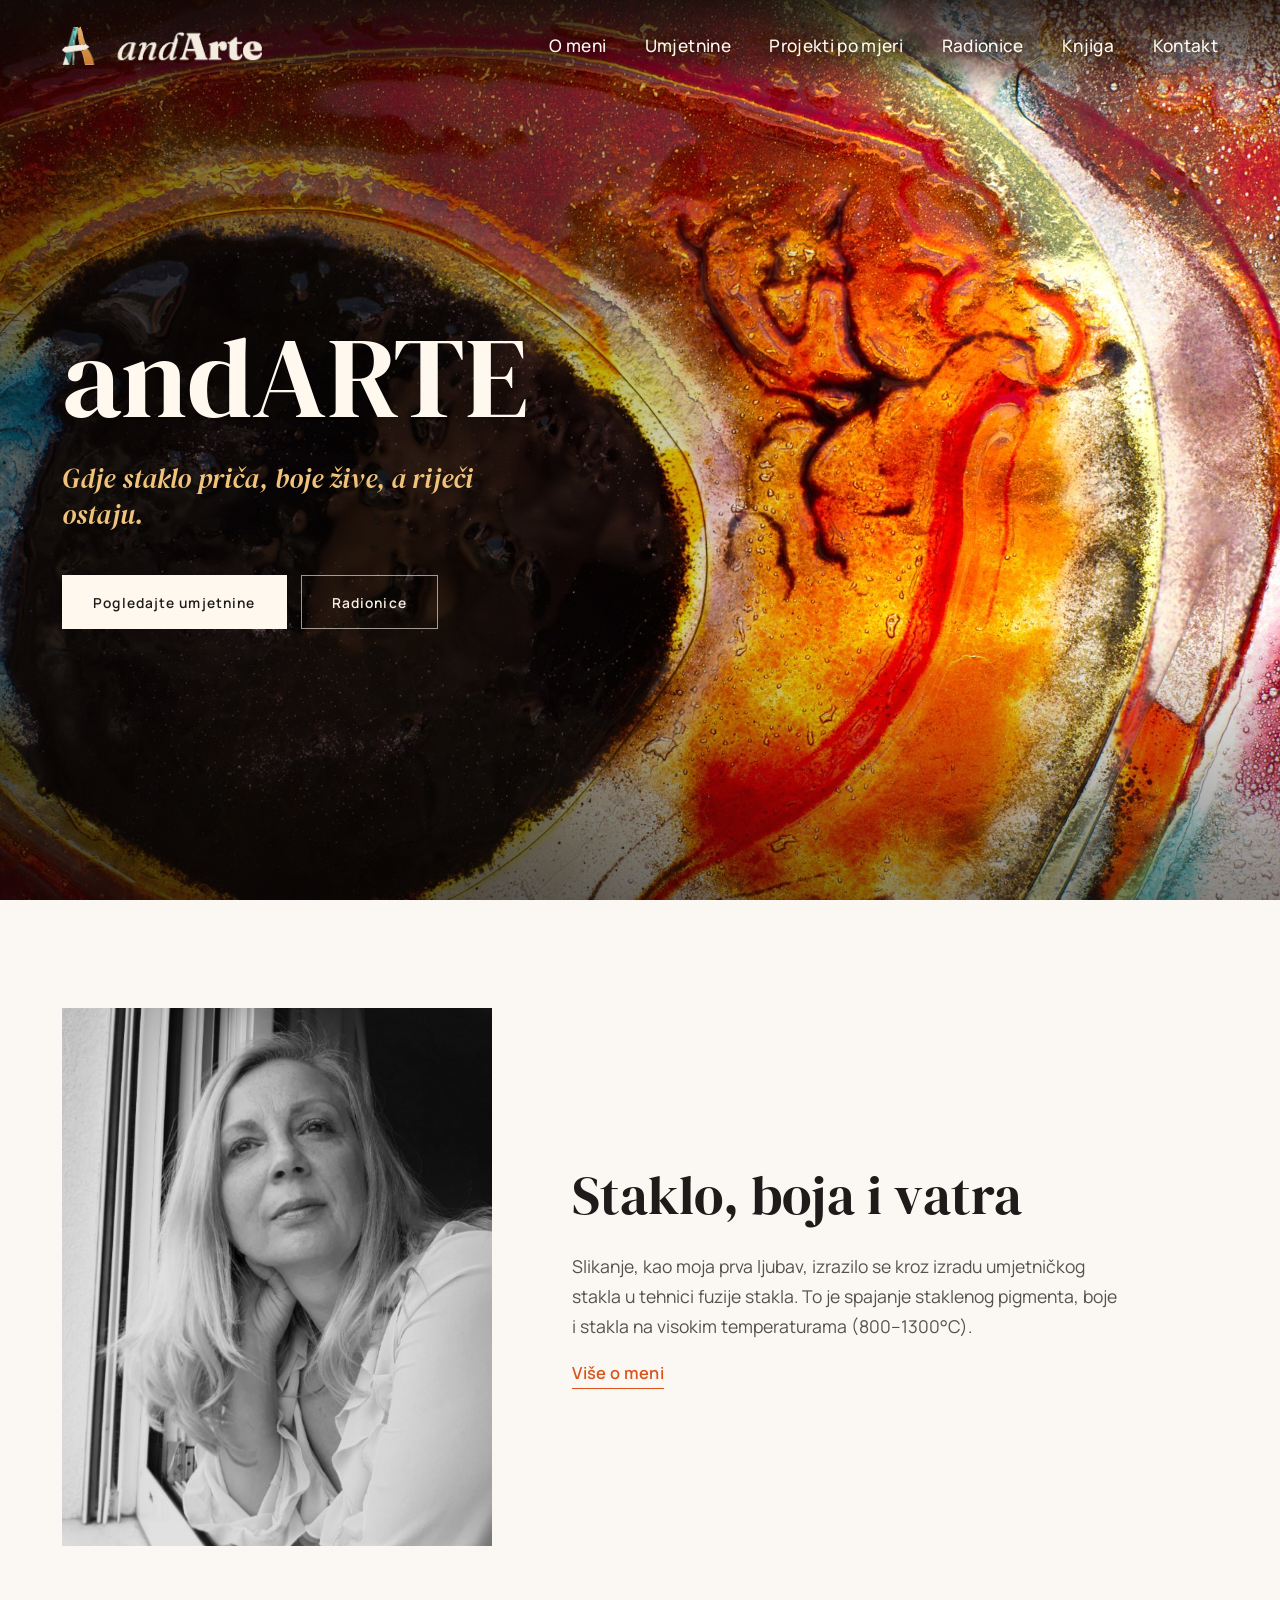
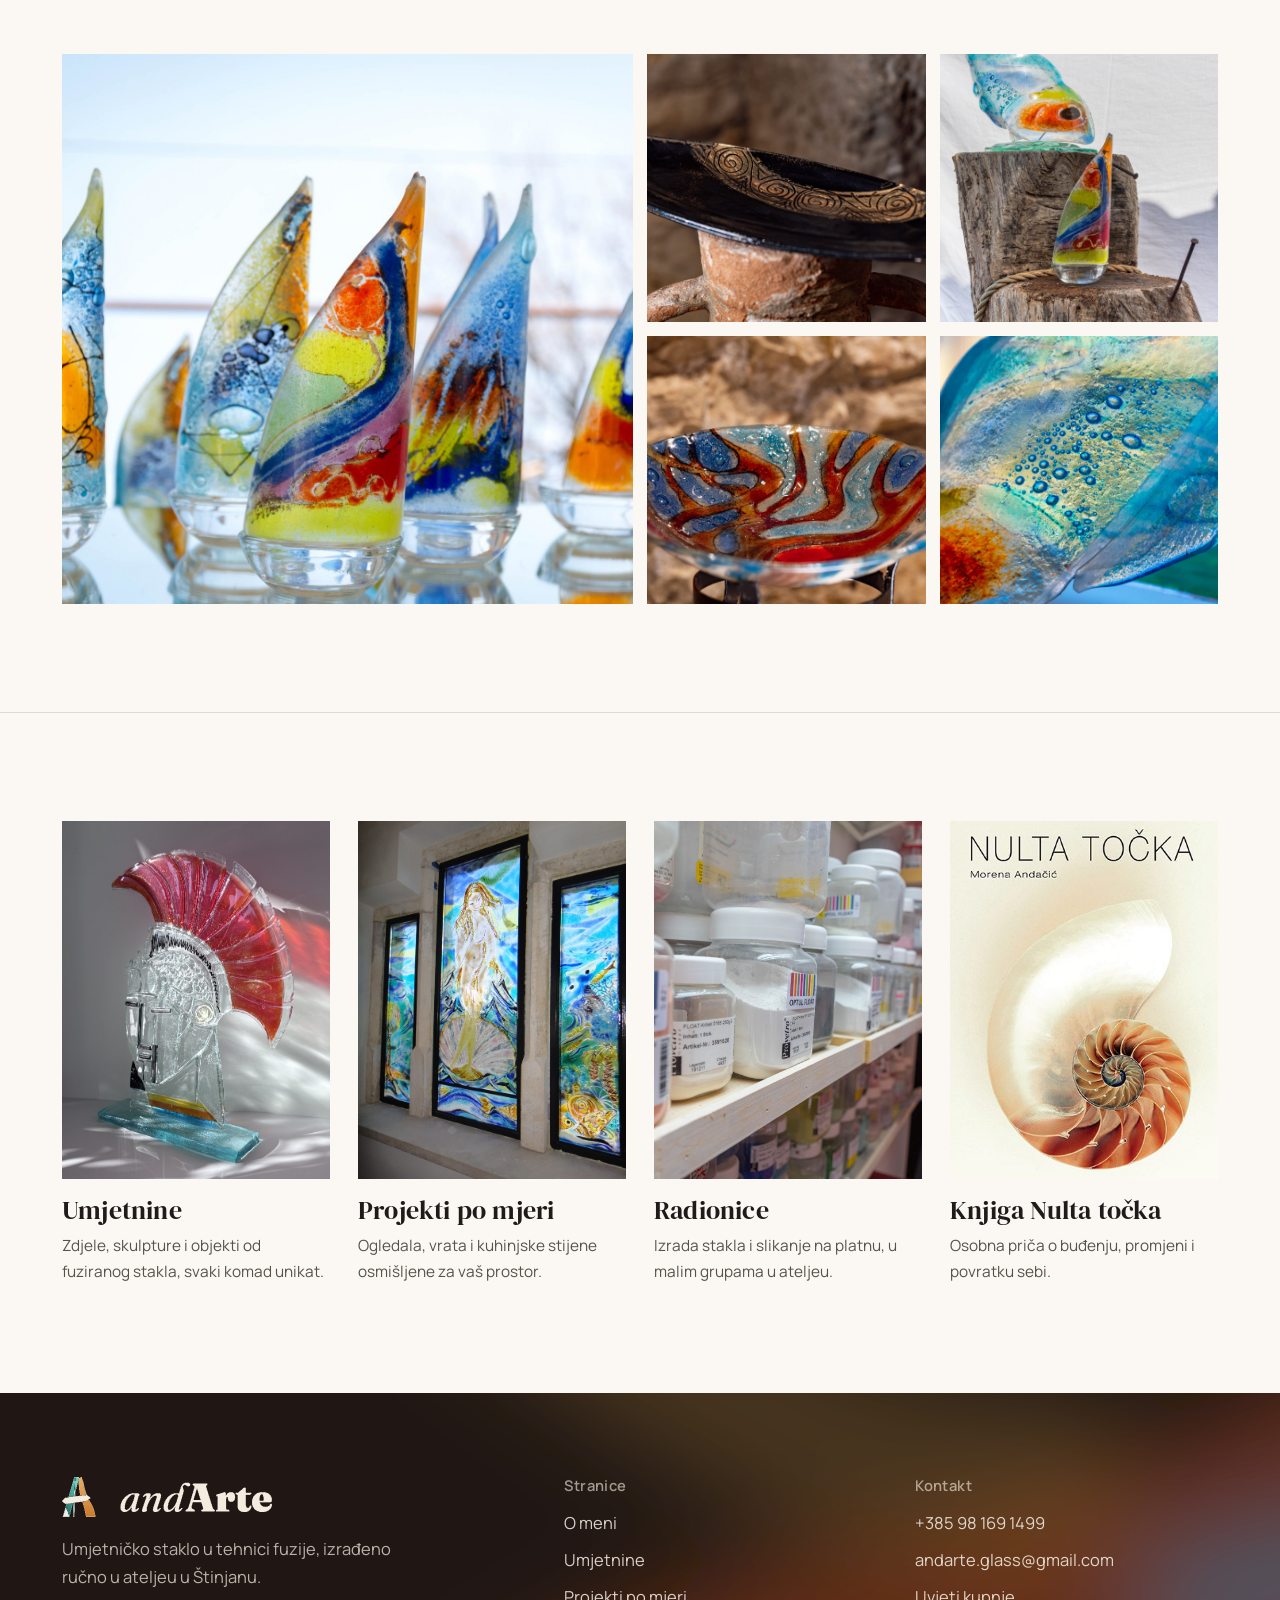
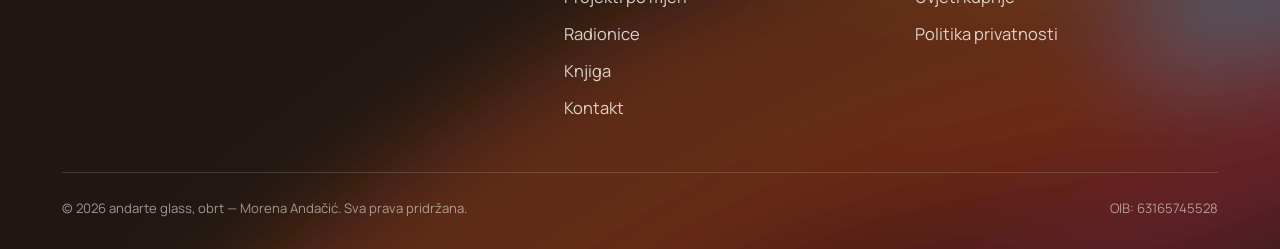
<file: index.html>
<!doctype html>
<html lang="hr">
<head>
<meta charset="UTF-8">
<meta name="viewport" content="width=device-width, initial-scale=1">
<title>andARTE — umjetničko staklo</title>
<meta name="description" content="andARTE — umjetničko staklo u tehnici fuzije, Morena Andačić">
<link rel="icon" href="favicon.ico" sizes="any">
<link rel="apple-touch-icon" href="images/apple-touch-icon.png">
<link rel="preconnect" href="https://fonts.googleapis.com">
<link rel="preconnect" href="https://fonts.gstatic.com" crossorigin>
<link href="https://fonts.googleapis.com/css2?family=DM+Serif+Display:ital@0;1&family=Manrope:wght@400;500;600;700;800&display=swap" rel="stylesheet">
<link rel="stylesheet" href="css/style.css">
</head>
<body>
<a class="skip-link" href="#main">Preskoči na sadržaj</a>
<header class="site-header over-hero">
  <div class="wrap">
    <a href="./" class="brand" aria-label="andARTE — početna"><img src="images/logo-light.png" alt="andARTE"></a>
    <nav aria-label="Glavni izbornik">
      <ul class="nav-list" id="nav-list">
        <li><a href="o-meni.html">O meni</a></li>
        <li><a href="umjetnine.html">Umjetnine</a></li>
        <li><a href="projekti.html">Projekti po mjeri</a></li>
        <li><a href="radionice.html">Radionice</a></li>
        <li><a href="knjiga.html">Knjiga</a></li>
        <li><a href="kontakt.html">Kontakt</a></li>
      </ul>
    </nav>
    <button class="hamburger" aria-label="Otvori izbornik" aria-expanded="false" aria-controls="nav-list">
      <span></span><span></span><span></span>
    </button>
  </div>
</header>

<main id="main">
  <section class="hero">
    <div class="hero-bg" aria-hidden="true"></div>
    <canvas class="hero-liquid" aria-hidden="true"></canvas>
    <div class="hero-shade" aria-hidden="true"></div>
    <div class="wrap">
      <div class="hero-copy">
        <h1>andARTE</h1>
        <p class="hero-sub">Gdje staklo priča, boje žive, a riječi ostaju.</p>
        <div class="hero-actions">
          <a class="btn btn-molten" href="umjetnine.html">Pogledajte umjetnine</a>
          <a class="btn btn-ghost" href="radionice.html">Radionice</a>
        </div>
      </div>
    </div>
  </section>


  <section class="home-about paper">
    <div class="wrap home-about-grid">
      <figure class="home-about-photo"><img src="images/about-4.jpg" alt="Morena Andačić" loading="lazy"></figure>
      <div>
        <h2>Staklo, boja i vatra</h2>
        <p>Slikanje, kao moja prva ljubav, izrazilo se kroz izradu umjetničkog stakla u tehnici fuzije stakla. To je spajanje staklenog pigmenta, boje i stakla na visokim temperaturama (800–1300°C).</p>
        <a class="link-arrow" href="o-meni.html">Više o meni</a>
      </div>
    </div>
  </section>

  <section class="showcase paper">
    <div class="wrap">
      <div class="showcase-grid">
        <a href="images/hero-strip-2.jpg" data-gallery="hero-strip-2.jpg,hero-strip-3.jpg,hero-strip-4.jpg,hero-strip-5.jpg,hero-strip-6.jpg" data-gallery-index="0"><img src="images/hero-strip-2.jpg" alt="Staklene skulpture u obliku jedra" loading="lazy"></a>
        <a href="images/hero-strip-3.jpg" data-gallery="hero-strip-2.jpg,hero-strip-3.jpg,hero-strip-4.jpg,hero-strip-5.jpg,hero-strip-6.jpg" data-gallery-index="1"><img src="images/hero-strip-3.jpg" alt="Umjetničko djelo od fuziranog stakla" loading="lazy"></a>
        <a href="images/hero-strip-4.jpg" data-gallery="hero-strip-2.jpg,hero-strip-3.jpg,hero-strip-4.jpg,hero-strip-5.jpg,hero-strip-6.jpg" data-gallery-index="2"><img src="images/hero-strip-4.jpg" alt="Umjetničko djelo od fuziranog stakla" loading="lazy"></a>
        <a href="images/hero-strip-5.jpg" data-gallery="hero-strip-2.jpg,hero-strip-3.jpg,hero-strip-4.jpg,hero-strip-5.jpg,hero-strip-6.jpg" data-gallery-index="3"><img src="images/hero-strip-5.jpg" alt="Umjetničko djelo od fuziranog stakla" loading="lazy"></a>
        <a href="images/hero-strip-6.jpg" data-gallery="hero-strip-2.jpg,hero-strip-3.jpg,hero-strip-4.jpg,hero-strip-5.jpg,hero-strip-6.jpg" data-gallery-index="4"><img src="images/hero-strip-6.jpg" alt="Umjetničko djelo od fuziranog stakla" loading="lazy"></a>
      </div>
    </div>
  </section>

  <section class="home-tiles">
    <div class="wrap">
      <div class="tiles">
      <a class="tile" href="umjetnine.html">
        <div class="tile-img"><img src="images/artwork-10-1.jpg" alt="" loading="lazy"></div>
        <h3>Umjetnine</h3>
        <p>Zdjele, skulpture i objekti od fuziranog stakla, svaki komad unikat.</p>
      </a>
      <a class="tile" href="projekti.html">
        <div class="tile-img"><img src="images/custom-06.jpg" alt="" loading="lazy"></div>
        <h3>Projekti po mjeri</h3>
        <p>Ogledala, vrata i kuhinjske stijene osmišljene za vaš prostor.</p>
      </a>
      <a class="tile" href="radionice.html">
        <div class="tile-img"><img src="images/workshop-glass.jpg" alt="" loading="lazy"></div>
        <h3>Radionice</h3>
        <p>Izrada stakla i slikanje na platnu, u malim grupama u ateljeu.</p>
      </a>
      <a class="tile" href="knjiga.html">
        <div class="tile-img"><img src="images/book.jpg" alt="" loading="lazy"></div>
        <h3>Knjiga Nulta točka</h3>
        <p>Osobna priča o buđenju, promjeni i povratku sebi.</p>
      </a>
      </div>
    </div>
  </section>

</main>

<footer class="site-footer">
  <div class="wrap">
    <div class="footer-grid">
      <div class="footer-brand">
        <img src="images/logo-light.png" alt="andARTE">
        <p>Umjetničko staklo u tehnici fuzije, izrađeno ručno u ateljeu u Štinjanu.</p>
      </div>
      <div class="footer-col">
        <h2>Stranice</h2>
        <ul>
          <li><a href="o-meni.html">O meni</a></li>
          <li><a href="umjetnine.html">Umjetnine</a></li>
          <li><a href="projekti.html">Projekti po mjeri</a></li>
          <li><a href="radionice.html">Radionice</a></li>
          <li><a href="knjiga.html">Knjiga</a></li>
          <li><a href="kontakt.html">Kontakt</a></li>
        </ul>
      </div>
      <div class="footer-col">
        <h2>Kontakt</h2>
        <ul>
          <li><a href="tel:+385981691499">+385 98 169 1499</a></li>
          <li><a href="mailto:andarte.glass@gmail.com">andarte.glass@gmail.com</a></li>
          <li><a href="terms.html">Uvjeti kupnje</a></li>
          <li><a href="privacy.html">Politika privatnosti</a></li>
        </ul>
      </div>
    </div>
    <div class="footer-bottom">
      <span>&copy; <span id="year">2026</span> andarte glass, obrt — Morena Andačić. Sva prava pridržana.</span>
      <span>OIB: 63165745528</span>
    </div>
  </div>
</footer>

<script src="js/script.js"></script>
</body>
</html>
</file>
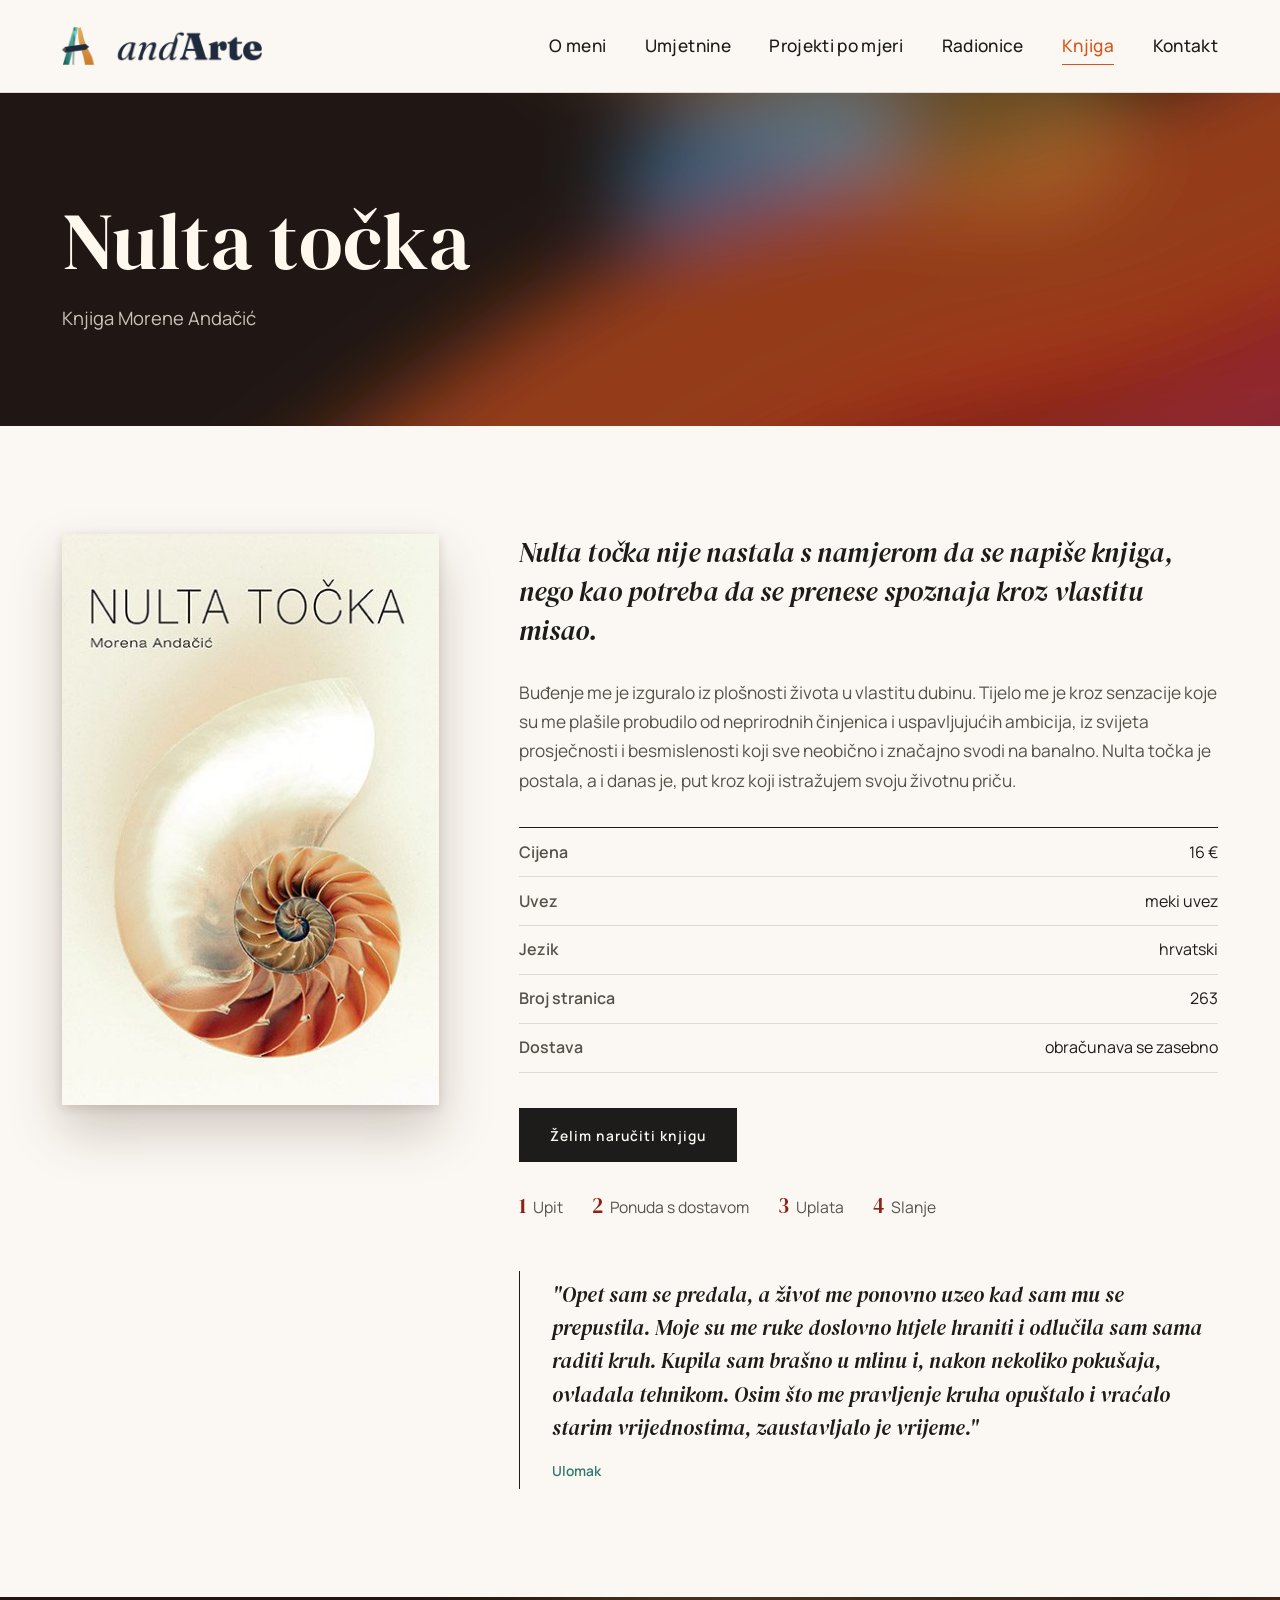
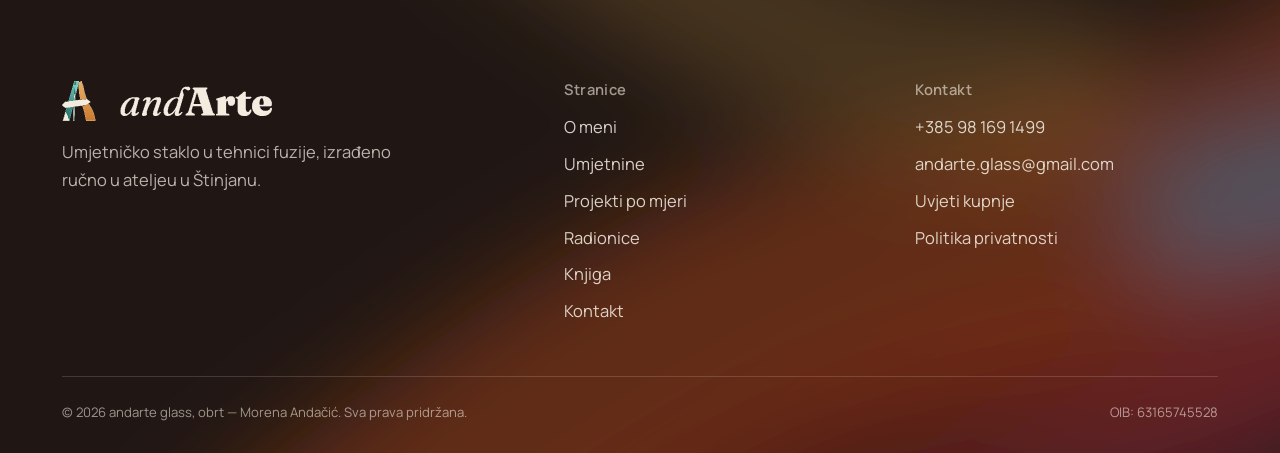
<file: knjiga.html>
<!doctype html>
<html lang="hr">
<head>
<meta charset="UTF-8">
<meta name="viewport" content="width=device-width, initial-scale=1">
<title>Knjiga Nulta točka — andARTE</title>
<meta name="description" content="andARTE — umjetničko staklo u tehnici fuzije, Morena Andačić">
<link rel="icon" href="favicon.ico" sizes="any">
<link rel="apple-touch-icon" href="images/apple-touch-icon.png">
<link rel="preconnect" href="https://fonts.googleapis.com">
<link rel="preconnect" href="https://fonts.gstatic.com" crossorigin>
<link href="https://fonts.googleapis.com/css2?family=DM+Serif+Display:ital@0;1&family=Manrope:wght@400;500;600;700;800&display=swap" rel="stylesheet">
<link rel="stylesheet" href="css/style.css">
</head>
<body>
<a class="skip-link" href="#main">Preskoči na sadržaj</a>
<header class="site-header">
  <div class="wrap">
    <a href="./" class="brand" aria-label="andARTE — početna"><img src="images/logo-dark.png" alt="andARTE"></a>
    <nav aria-label="Glavni izbornik">
      <ul class="nav-list" id="nav-list">
        <li><a href="o-meni.html">O meni</a></li>
        <li><a href="umjetnine.html">Umjetnine</a></li>
        <li><a href="projekti.html">Projekti po mjeri</a></li>
        <li><a href="radionice.html">Radionice</a></li>
        <li><a href="knjiga.html" aria-current="page">Knjiga</a></li>
        <li><a href="kontakt.html">Kontakt</a></li>
      </ul>
    </nav>
    <button class="hamburger" aria-label="Otvori izbornik" aria-expanded="false" aria-controls="nav-list">
      <span></span><span></span><span></span>
    </button>
  </div>
</header>

<main id="main">
  <section class="page-banner">
    <div class="wrap">
      <h1>Nulta točka</h1>
      <p class="banner-lead">Knjiga Morene Andačić</p>
    </div>
  </section>

  <section class="paper">
    <div class="wrap">
      <div class="book-wrap">
        <div class="book-cover">
          <img src="images/book.jpg" alt="Naslovnica knjige Nulta točka">
        </div>
        <div>
          
          <p>Nulta točka nije nastala s namjerom da se napiše knjiga, nego kao potreba da se prenese spoznaja kroz vlastitu misao.</p>
          <p>Buđenje me je izguralo iz plošnosti života u vlastitu dubinu. Tijelo me je kroz senzacije koje su me plašile probudilo od neprirodnih činjenica i uspavljujućih ambicija, iz svijeta prosječnosti i besmislenosti koji sve neobično i značajno svodi na banalno. Nulta točka je postala, a i danas je, put kroz koji istražujem svoju životnu priču.</p>

          <ul class="book-facts">
            <li><b>Cijena</b> 16 €</li>
            <li><b>Uvez</b> meki uvez</li>
            <li><b>Jezik</b> hrvatski</li>
            <li><b>Broj stranica</b> 263</li>
            <li><b>Dostava</b> obračunava se zasebno</li>
          </ul>

          <a class="btn btn-primary" href="mailto:andarte.glass@gmail.com?subject=Narud%C5%BEba%20%E2%80%94%20Knjiga%20Nulta%20to%C4%8Dka&body=Pozdrav%20Morena%2C%0A%0A%C5%BDeljela%20bih%20naru%C4%8Diti%20knjigu%20%27Nulta%20to%C4%8Dka%27.%20Moja%20adresa%20za%20dostavu%3A%0A%0AHvala%21">Želim naručiti knjigu</a>

          <ol class="mini-steps" style="margin-top:1.6rem;">
            <li><b>1</b>Upit</li>
            <li><b>2</b>Ponuda s dostavom</li>
            <li><b>3</b>Uplata</li>
            <li><b>4</b>Slanje</li>
          </ol>

          <blockquote class="excerpt">
            "Opet sam se predala, a život me ponovno uzeo kad sam mu se prepustila. Moje su me ruke doslovno htjele hraniti i odlučila sam sama raditi kruh. Kupila sam brašno u mlinu i, nakon nekoliko pokušaja, ovladala tehnikom. Osim što me pravljenje kruha opuštalo i vraćalo starim vrijednostima, zaustavljalo je vrijeme."
            <cite>Ulomak</cite>
          </blockquote>
        </div>
      </div>
    </div>
  </section>

</main>

<footer class="site-footer">
  <div class="wrap">
    <div class="footer-grid">
      <div class="footer-brand">
        <img src="images/logo-light.png" alt="andARTE">
        <p>Umjetničko staklo u tehnici fuzije, izrađeno ručno u ateljeu u Štinjanu.</p>
      </div>
      <div class="footer-col">
        <h2>Stranice</h2>
        <ul>
          <li><a href="o-meni.html">O meni</a></li>
          <li><a href="umjetnine.html">Umjetnine</a></li>
          <li><a href="projekti.html">Projekti po mjeri</a></li>
          <li><a href="radionice.html">Radionice</a></li>
          <li><a href="knjiga.html">Knjiga</a></li>
          <li><a href="kontakt.html">Kontakt</a></li>
        </ul>
      </div>
      <div class="footer-col">
        <h2>Kontakt</h2>
        <ul>
          <li><a href="tel:+385981691499">+385 98 169 1499</a></li>
          <li><a href="mailto:andarte.glass@gmail.com">andarte.glass@gmail.com</a></li>
          <li><a href="terms.html">Uvjeti kupnje</a></li>
          <li><a href="privacy.html">Politika privatnosti</a></li>
        </ul>
      </div>
    </div>
    <div class="footer-bottom">
      <span>&copy; <span id="year">2026</span> andarte glass, obrt — Morena Andačić. Sva prava pridržana.</span>
      <span>OIB: 63165745528</span>
    </div>
  </div>
</footer>

<script src="js/script.js"></script>
</body>
</html>
</file>
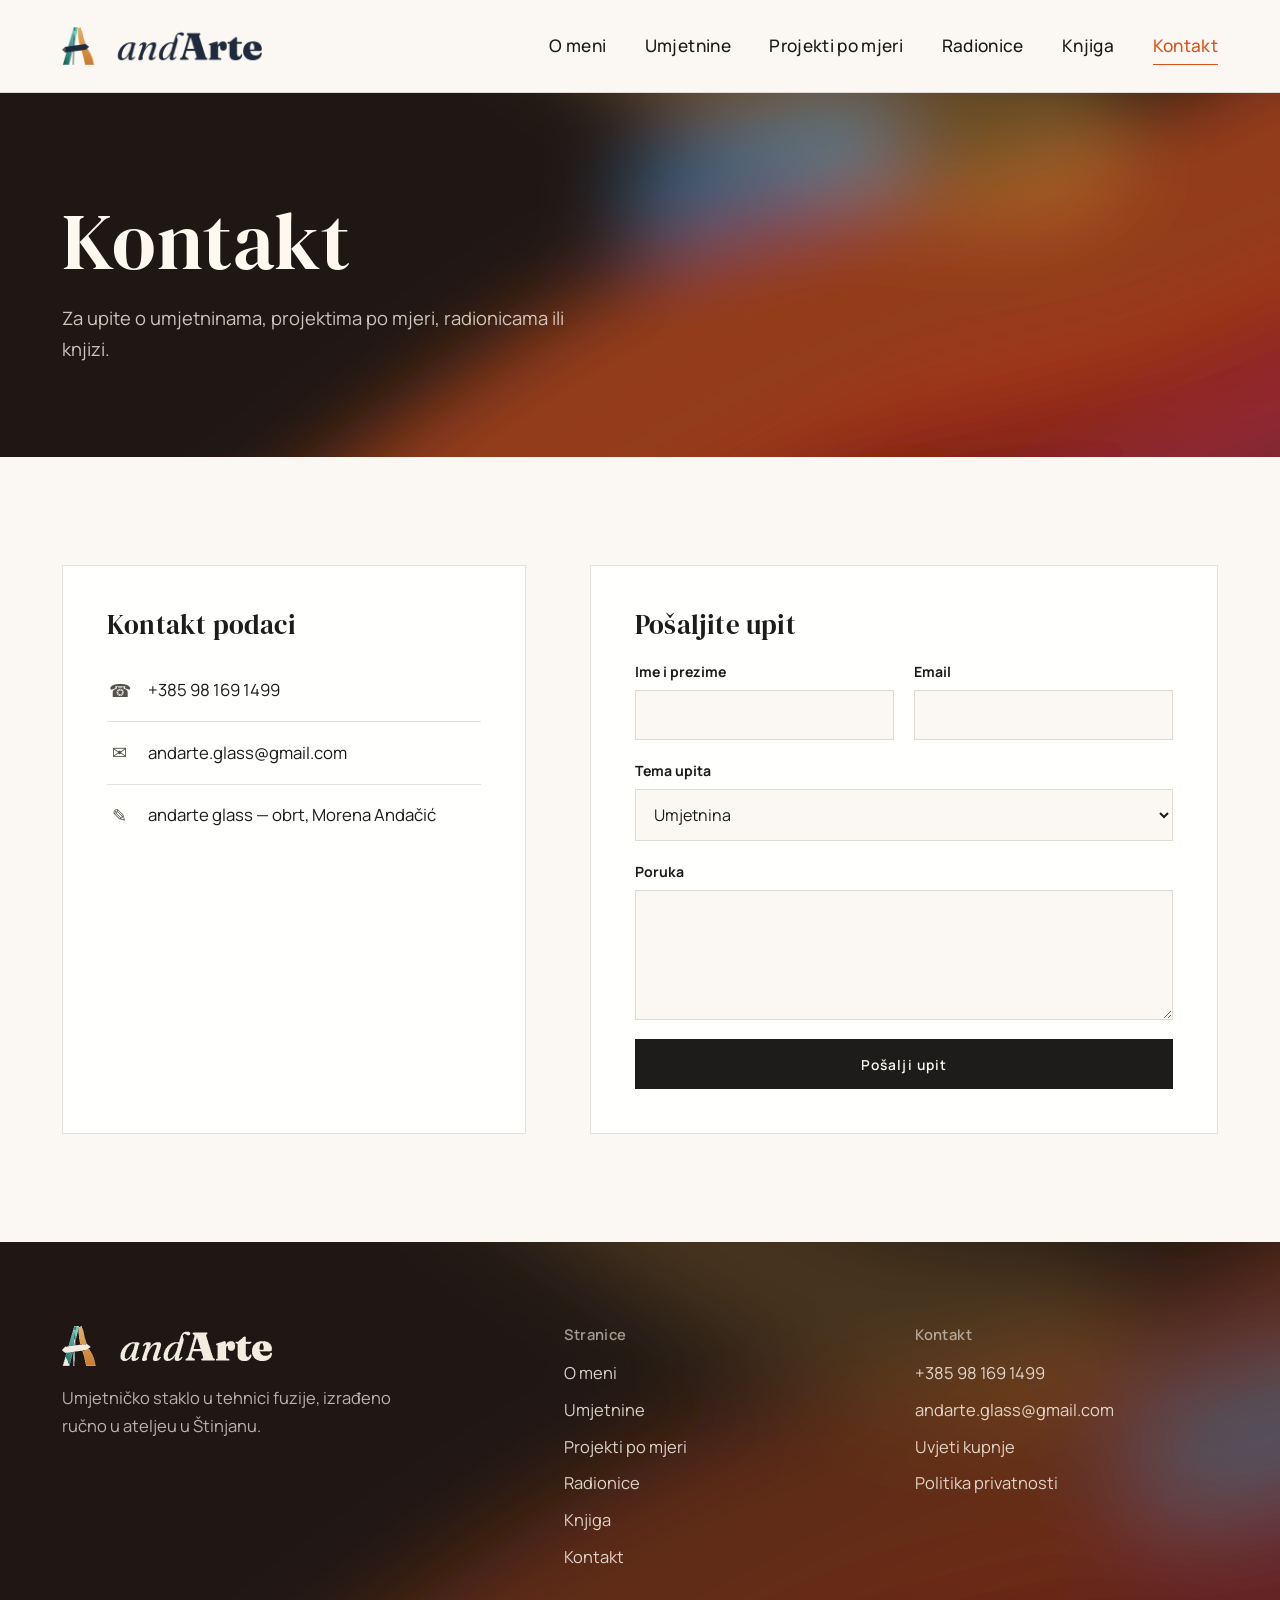
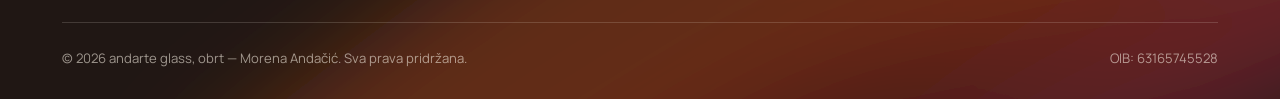
<file: kontakt.html>
<!doctype html>
<html lang="hr">
<head>
<meta charset="UTF-8">
<meta name="viewport" content="width=device-width, initial-scale=1">
<title>Kontakt — andARTE</title>
<meta name="description" content="andARTE — umjetničko staklo u tehnici fuzije, Morena Andačić">
<link rel="icon" href="favicon.ico" sizes="any">
<link rel="apple-touch-icon" href="images/apple-touch-icon.png">
<link rel="preconnect" href="https://fonts.googleapis.com">
<link rel="preconnect" href="https://fonts.gstatic.com" crossorigin>
<link href="https://fonts.googleapis.com/css2?family=DM+Serif+Display:ital@0;1&family=Manrope:wght@400;500;600;700;800&display=swap" rel="stylesheet">
<link rel="stylesheet" href="css/style.css">
</head>
<body>
<a class="skip-link" href="#main">Preskoči na sadržaj</a>
<header class="site-header">
  <div class="wrap">
    <a href="./" class="brand" aria-label="andARTE — početna"><img src="images/logo-dark.png" alt="andARTE"></a>
    <nav aria-label="Glavni izbornik">
      <ul class="nav-list" id="nav-list">
        <li><a href="o-meni.html">O meni</a></li>
        <li><a href="umjetnine.html">Umjetnine</a></li>
        <li><a href="projekti.html">Projekti po mjeri</a></li>
        <li><a href="radionice.html">Radionice</a></li>
        <li><a href="knjiga.html">Knjiga</a></li>
        <li><a href="kontakt.html" aria-current="page">Kontakt</a></li>
      </ul>
    </nav>
    <button class="hamburger" aria-label="Otvori izbornik" aria-expanded="false" aria-controls="nav-list">
      <span></span><span></span><span></span>
    </button>
  </div>
</header>

<main id="main">
  <section class="page-banner">
    <div class="wrap">
      <h1>Kontakt</h1>
      <p class="banner-lead">Za upite o umjetninama, projektima po mjeri, radionicama ili knjizi.</p>
    </div>
  </section>

  <section class="paper">
    <div class="wrap">
      <div class="contact-wrap">
        <div class="contact-card">
          <h3>Kontakt podaci</h3>
          <div class="contact-line"><span class="ic">&#9742;</span> <a href="tel:+385981691499">+385 98 169 1499</a></div>
          <div class="contact-line"><span class="ic">&#9993;</span> <a href="mailto:andarte.glass@gmail.com">andarte.glass@gmail.com</a></div>
          <div class="contact-line"><span class="ic">&#9998;</span> andarte glass — obrt, Morena Andačić</div>
        </div>

        <form class="contact-card" id="contact-form" action="mailto:andarte.glass@gmail.com" method="post" enctype="text/plain">
          <h3>Pošaljite upit</h3>
          <div class="form-two">
            <div class="form-row">
              <label for="name">Ime i prezime</label>
              <input id="name" name="name" type="text" required autocomplete="name">
            </div>
            <div class="form-row">
              <label for="email">Email</label>
              <input id="email" name="email" type="email" required autocomplete="email">
            </div>
          </div>
          <div class="form-row">
            <label for="topic">Tema upita</label>
            <select id="topic" name="topic">
              <option>Umjetnina</option>
              <option>Projekt po mjeri</option>
              <option>Radionica</option>
              <option>Knjiga</option>
              <option>Ostalo</option>
            </select>
          </div>
          <div class="form-row">
            <label for="message">Poruka</label>
            <textarea id="message" name="message" required></textarea>
          </div>
          <button type="submit" class="btn btn-primary btn-block">Pošalji upit</button>
        </form>
      </div>
    </div>
  </section>

</main>

<footer class="site-footer">
  <div class="wrap">
    <div class="footer-grid">
      <div class="footer-brand">
        <img src="images/logo-light.png" alt="andARTE">
        <p>Umjetničko staklo u tehnici fuzije, izrađeno ručno u ateljeu u Štinjanu.</p>
      </div>
      <div class="footer-col">
        <h2>Stranice</h2>
        <ul>
          <li><a href="o-meni.html">O meni</a></li>
          <li><a href="umjetnine.html">Umjetnine</a></li>
          <li><a href="projekti.html">Projekti po mjeri</a></li>
          <li><a href="radionice.html">Radionice</a></li>
          <li><a href="knjiga.html">Knjiga</a></li>
          <li><a href="kontakt.html">Kontakt</a></li>
        </ul>
      </div>
      <div class="footer-col">
        <h2>Kontakt</h2>
        <ul>
          <li><a href="tel:+385981691499">+385 98 169 1499</a></li>
          <li><a href="mailto:andarte.glass@gmail.com">andarte.glass@gmail.com</a></li>
          <li><a href="terms.html">Uvjeti kupnje</a></li>
          <li><a href="privacy.html">Politika privatnosti</a></li>
        </ul>
      </div>
    </div>
    <div class="footer-bottom">
      <span>&copy; <span id="year">2026</span> andarte glass, obrt — Morena Andačić. Sva prava pridržana.</span>
      <span>OIB: 63165745528</span>
    </div>
  </div>
</footer>

<script src="js/script.js"></script>
</body>
</html>
</file>
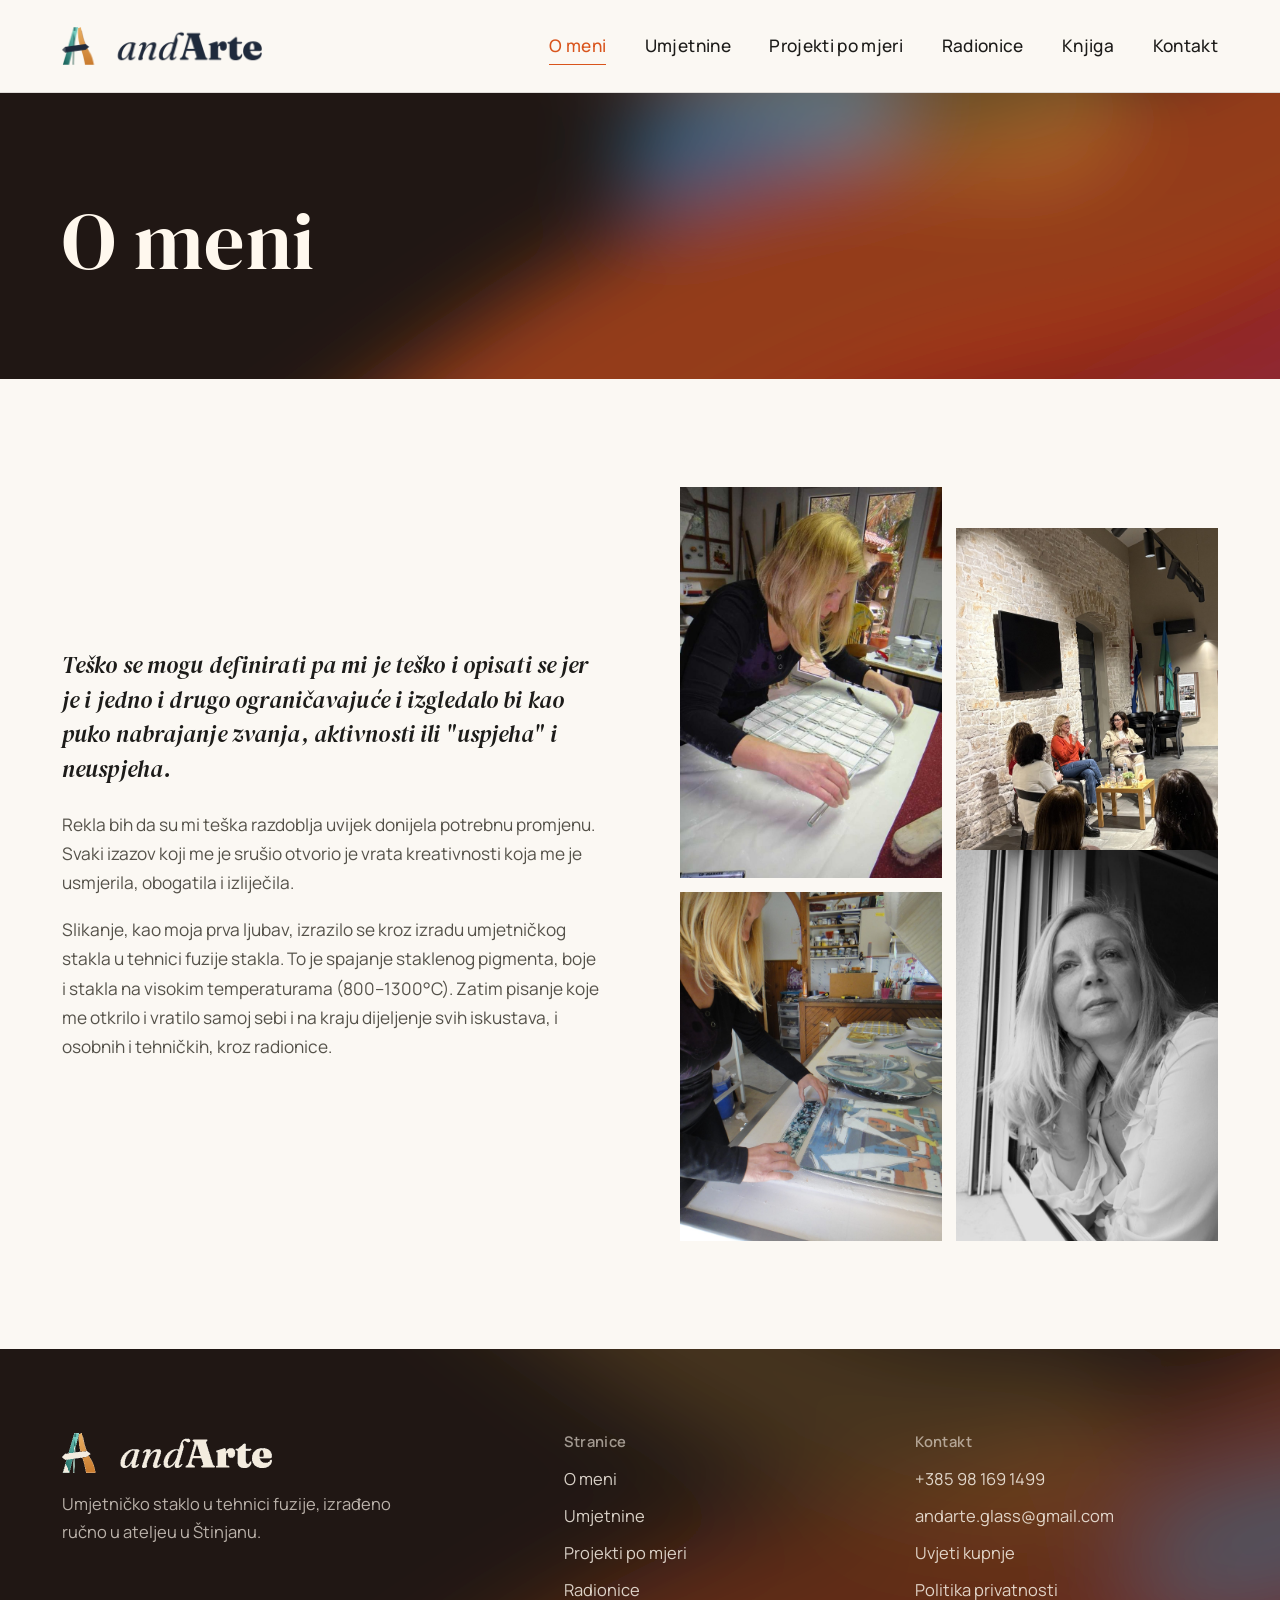
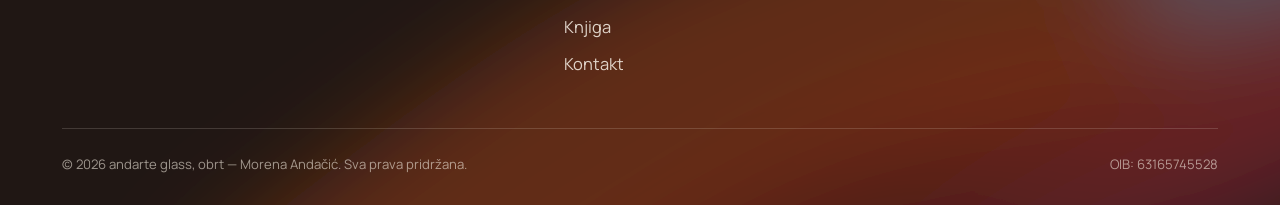
<file: o-meni.html>
<!doctype html>
<html lang="hr">
<head>
<meta charset="UTF-8">
<meta name="viewport" content="width=device-width, initial-scale=1">
<title>O meni — andARTE</title>
<meta name="description" content="andARTE — umjetničko staklo u tehnici fuzije, Morena Andačić">
<link rel="icon" href="favicon.ico" sizes="any">
<link rel="apple-touch-icon" href="images/apple-touch-icon.png">
<link rel="preconnect" href="https://fonts.googleapis.com">
<link rel="preconnect" href="https://fonts.gstatic.com" crossorigin>
<link href="https://fonts.googleapis.com/css2?family=DM+Serif+Display:ital@0;1&family=Manrope:wght@400;500;600;700;800&display=swap" rel="stylesheet">
<link rel="stylesheet" href="css/style.css">
</head>
<body>
<a class="skip-link" href="#main">Preskoči na sadržaj</a>
<header class="site-header">
  <div class="wrap">
    <a href="./" class="brand" aria-label="andARTE — početna"><img src="images/logo-dark.png" alt="andARTE"></a>
    <nav aria-label="Glavni izbornik">
      <ul class="nav-list" id="nav-list">
        <li><a href="o-meni.html" aria-current="page">O meni</a></li>
        <li><a href="umjetnine.html">Umjetnine</a></li>
        <li><a href="projekti.html">Projekti po mjeri</a></li>
        <li><a href="radionice.html">Radionice</a></li>
        <li><a href="knjiga.html">Knjiga</a></li>
        <li><a href="kontakt.html">Kontakt</a></li>
      </ul>
    </nav>
    <button class="hamburger" aria-label="Otvori izbornik" aria-expanded="false" aria-controls="nav-list">
      <span></span><span></span><span></span>
    </button>
  </div>
</header>

<main id="main">
  <section class="page-banner">
    <div class="wrap">
      <h1>O meni</h1>
    </div>
  </section>

  <section class="paper">
    <div class="wrap about-grid">
      <div class="about-text">
          
          <p>Teško se mogu definirati pa mi je teško i opisati se jer je i jedno i drugo ograničavajuće i izgledalo bi kao puko nabrajanje zvanja, aktivnosti ili "uspjeha" i neuspjeha.</p>
          <p>Rekla bih da su mi teška razdoblja uvijek donijela potrebnu promjenu. Svaki izazov koji me je srušio otvorio je vrata kreativnosti koja me je usmjerila, obogatila i izliječila.</p>
          <p>Slikanje, kao moja prva ljubav, izrazilo se kroz izradu umjetničkog stakla u tehnici fuzije stakla. To je spajanje staklenog pigmenta, boje i stakla na visokim temperaturama (800–1300°C). Zatim pisanje koje me otkrilo i vratilo samoj sebi i na kraju dijeljenje svih iskustava, i osobnih i tehničkih, kroz radionice.</p>
        </div>
      <div class="about-photos">
          <a href="images/about-1.jpg" data-lightbox-single><img src="images/about-1.jpg" alt="Morena Andačić u ateljeu" loading="lazy"></a>
          <a href="images/about-2.jpg" data-lightbox-single><img src="images/about-2.jpg" alt="Izrada umjetničkog stakla" loading="lazy"></a>
          <a href="images/about-3.jpg" data-lightbox-single><img src="images/about-3.jpg" alt="Proces fuzije stakla" loading="lazy"></a>
          <a href="images/about-4.jpg" data-lightbox-single><img src="images/about-4.jpg" alt="Detalj rada u ateljeu" loading="lazy"></a>
        </div>

    </div>
  </section>

</main>

<footer class="site-footer">
  <div class="wrap">
    <div class="footer-grid">
      <div class="footer-brand">
        <img src="images/logo-light.png" alt="andARTE">
        <p>Umjetničko staklo u tehnici fuzije, izrađeno ručno u ateljeu u Štinjanu.</p>
      </div>
      <div class="footer-col">
        <h2>Stranice</h2>
        <ul>
          <li><a href="o-meni.html">O meni</a></li>
          <li><a href="umjetnine.html">Umjetnine</a></li>
          <li><a href="projekti.html">Projekti po mjeri</a></li>
          <li><a href="radionice.html">Radionice</a></li>
          <li><a href="knjiga.html">Knjiga</a></li>
          <li><a href="kontakt.html">Kontakt</a></li>
        </ul>
      </div>
      <div class="footer-col">
        <h2>Kontakt</h2>
        <ul>
          <li><a href="tel:+385981691499">+385 98 169 1499</a></li>
          <li><a href="mailto:andarte.glass@gmail.com">andarte.glass@gmail.com</a></li>
          <li><a href="terms.html">Uvjeti kupnje</a></li>
          <li><a href="privacy.html">Politika privatnosti</a></li>
        </ul>
      </div>
    </div>
    <div class="footer-bottom">
      <span>&copy; <span id="year">2026</span> andarte glass, obrt — Morena Andačić. Sva prava pridržana.</span>
      <span>OIB: 63165745528</span>
    </div>
  </div>
</footer>

<script src="js/script.js"></script>
</body>
</html>
</file>
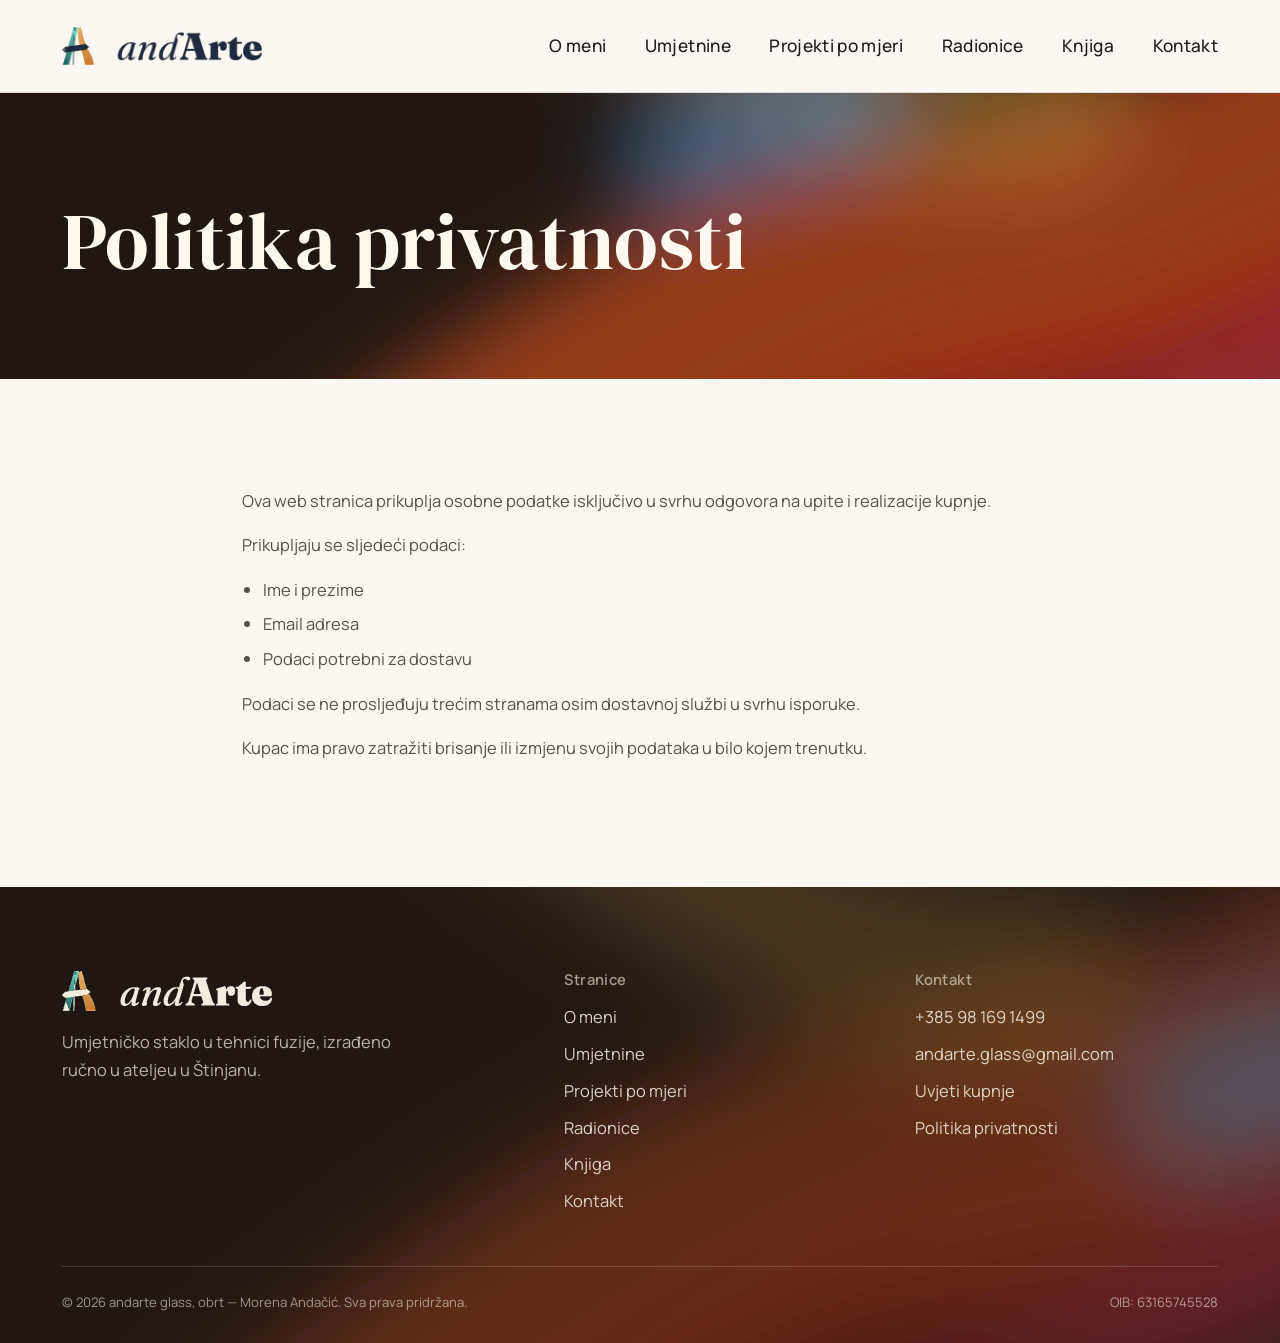
<file: privacy.html>
<!doctype html>
<html lang="hr">
<head>
<meta charset="UTF-8">
<meta name="viewport" content="width=device-width, initial-scale=1">
<title>Politika privatnosti — andARTE</title>
<meta name="description" content="andARTE — umjetničko staklo u tehnici fuzije, Morena Andačić">
<link rel="icon" href="favicon.ico" sizes="any">
<link rel="apple-touch-icon" href="images/apple-touch-icon.png">
<link rel="preconnect" href="https://fonts.googleapis.com">
<link rel="preconnect" href="https://fonts.gstatic.com" crossorigin>
<link href="https://fonts.googleapis.com/css2?family=DM+Serif+Display:ital@0;1&family=Manrope:wght@400;500;600;700;800&display=swap" rel="stylesheet">
<link rel="stylesheet" href="css/style.css">
</head>
<body>
<a class="skip-link" href="#main">Preskoči na sadržaj</a>
<header class="site-header">
  <div class="wrap">
    <a href="./" class="brand" aria-label="andARTE — početna"><img src="images/logo-dark.png" alt="andARTE"></a>
    <nav aria-label="Glavni izbornik">
      <ul class="nav-list" id="nav-list">
        <li><a href="o-meni.html">O meni</a></li>
        <li><a href="umjetnine.html">Umjetnine</a></li>
        <li><a href="projekti.html">Projekti po mjeri</a></li>
        <li><a href="radionice.html">Radionice</a></li>
        <li><a href="knjiga.html">Knjiga</a></li>
        <li><a href="kontakt.html">Kontakt</a></li>
      </ul>
    </nav>
    <button class="hamburger" aria-label="Otvori izbornik" aria-expanded="false" aria-controls="nav-list">
      <span></span><span></span><span></span>
    </button>
  </div>
</header>

<main id="main">
  <section class="page-banner">
    <div class="wrap">
      <h1>Politika privatnosti</h1>
    </div>
  </section>

  <section class="paper legal">
    <div class="wrap">
    <p>Ova web stranica prikuplja osobne podatke isključivo u svrhu odgovora na upite i realizacije kupnje.</p>

    <p>Prikupljaju se sljedeći podaci:</p>
    <ul>
      <li>Ime i prezime</li>
      <li>Email adresa</li>
      <li>Podaci potrebni za dostavu</li>
    </ul>

    <p>Podaci se ne prosljeđuju trećim stranama osim dostavnoj službi u svrhu isporuke.</p>

    <p>Kupac ima pravo zatražiti brisanje ili izmjenu svojih podataka u bilo kojem trenutku.</p>
  
    </div>
  </section>

</main>

<footer class="site-footer">
  <div class="wrap">
    <div class="footer-grid">
      <div class="footer-brand">
        <img src="images/logo-light.png" alt="andARTE">
        <p>Umjetničko staklo u tehnici fuzije, izrađeno ručno u ateljeu u Štinjanu.</p>
      </div>
      <div class="footer-col">
        <h2>Stranice</h2>
        <ul>
          <li><a href="o-meni.html">O meni</a></li>
          <li><a href="umjetnine.html">Umjetnine</a></li>
          <li><a href="projekti.html">Projekti po mjeri</a></li>
          <li><a href="radionice.html">Radionice</a></li>
          <li><a href="knjiga.html">Knjiga</a></li>
          <li><a href="kontakt.html">Kontakt</a></li>
        </ul>
      </div>
      <div class="footer-col">
        <h2>Kontakt</h2>
        <ul>
          <li><a href="tel:+385981691499">+385 98 169 1499</a></li>
          <li><a href="mailto:andarte.glass@gmail.com">andarte.glass@gmail.com</a></li>
          <li><a href="terms.html">Uvjeti kupnje</a></li>
          <li><a href="privacy.html">Politika privatnosti</a></li>
        </ul>
      </div>
    </div>
    <div class="footer-bottom">
      <span>&copy; <span id="year">2026</span> andarte glass, obrt — Morena Andačić. Sva prava pridržana.</span>
      <span>OIB: 63165745528</span>
    </div>
  </div>
</footer>

<script src="js/script.js"></script>
</body>
</html>
</file>
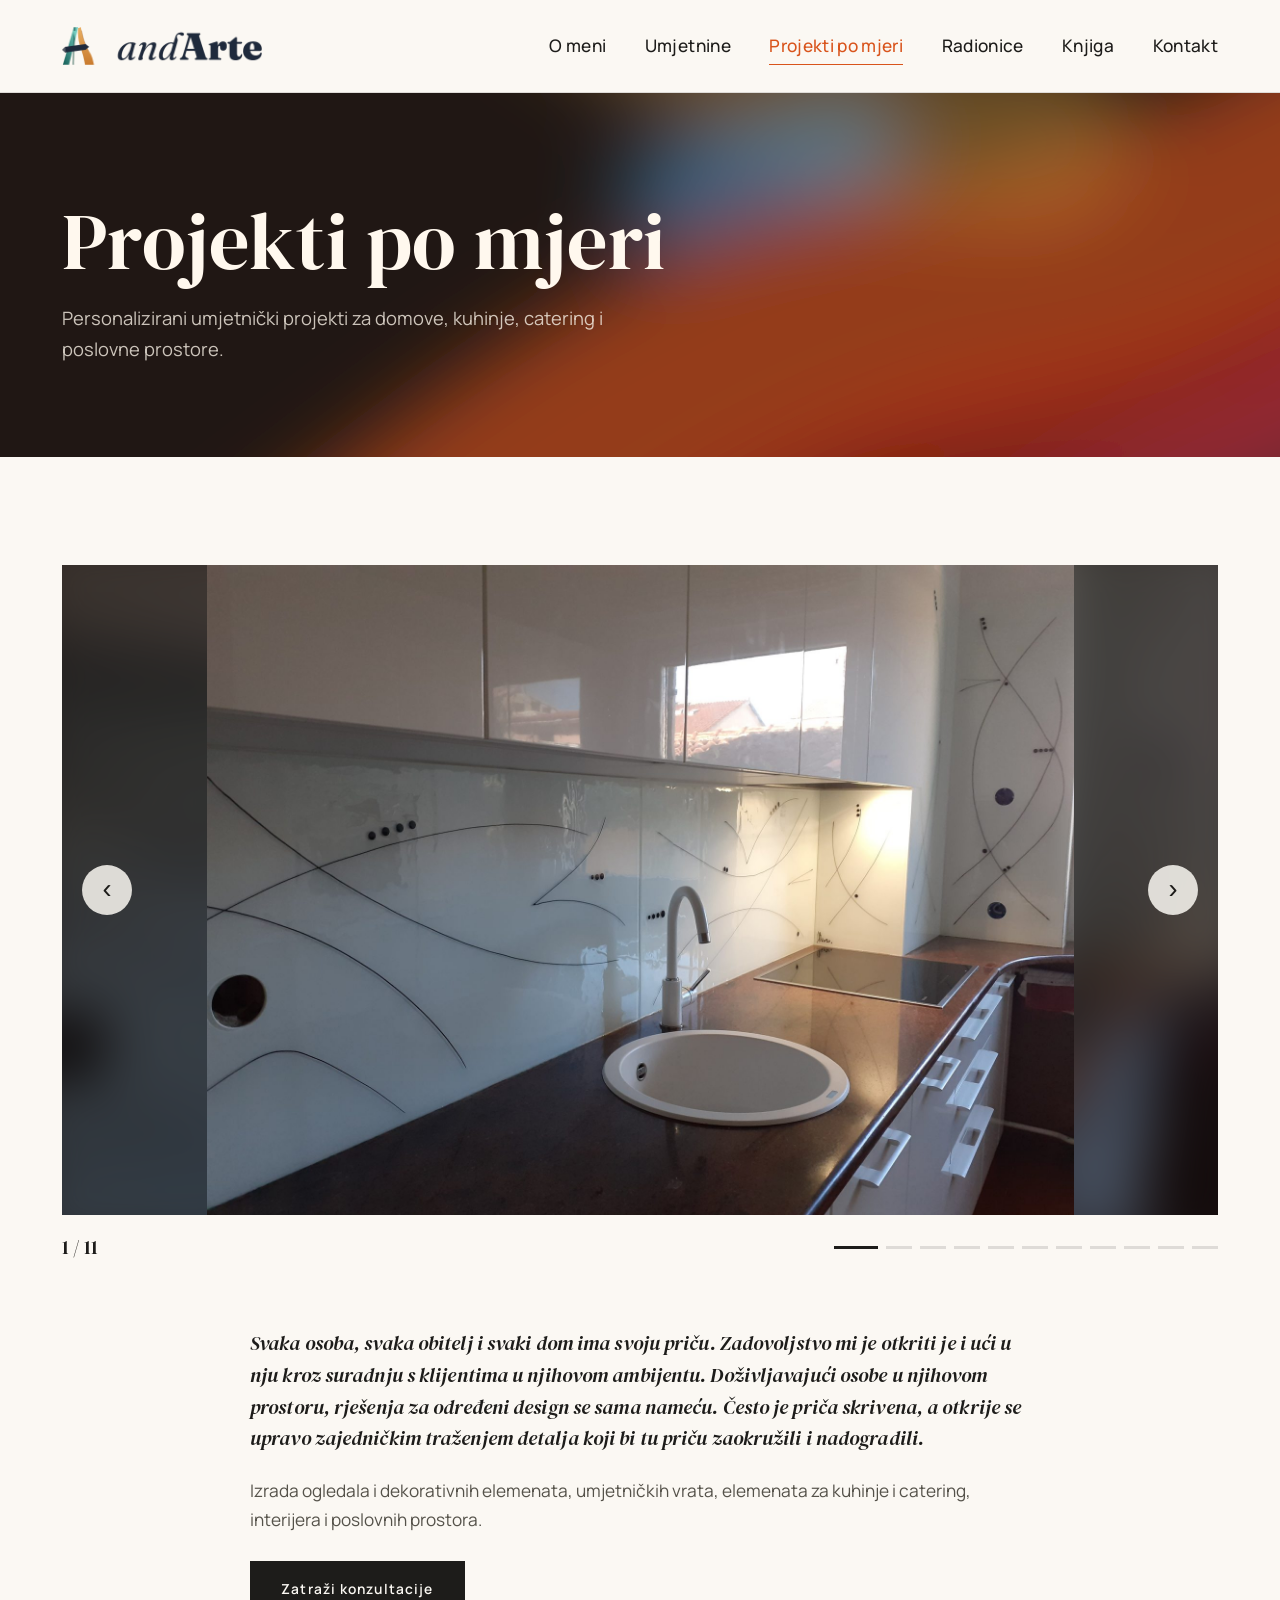
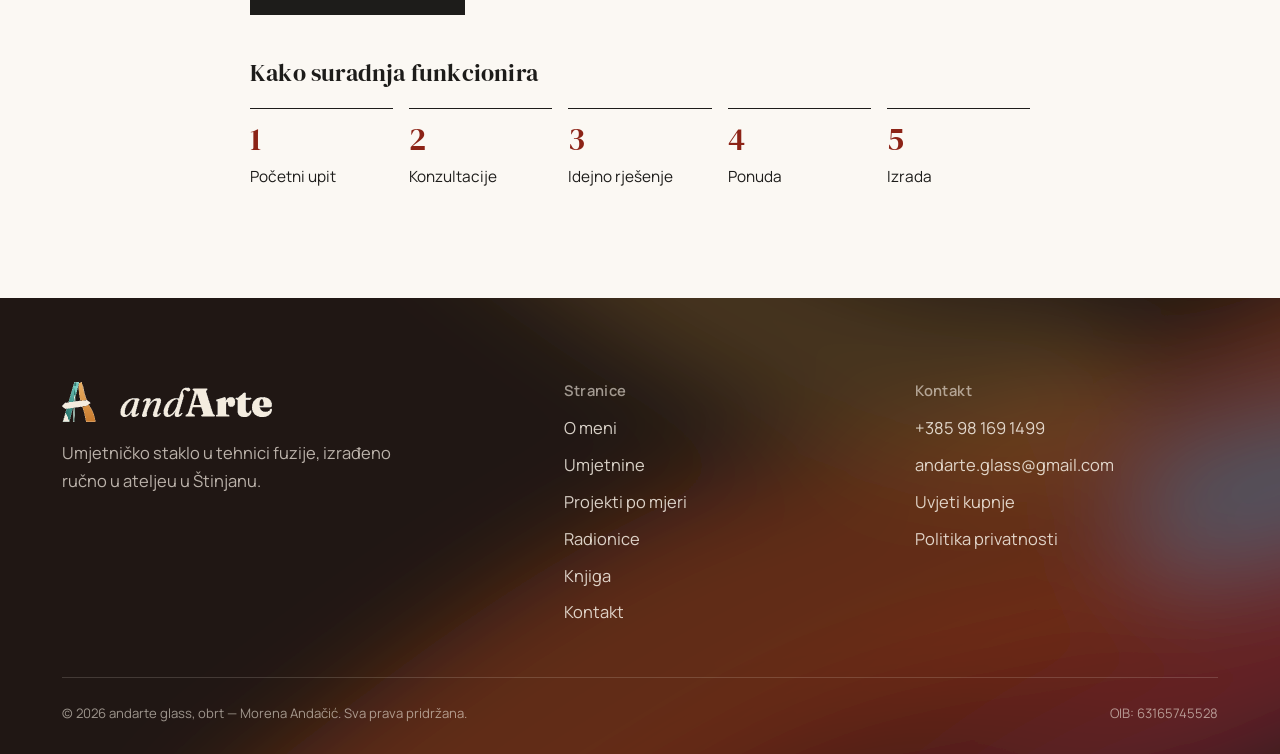
<file: projekti.html>
<!doctype html>
<html lang="hr">
<head>
<meta charset="UTF-8">
<meta name="viewport" content="width=device-width, initial-scale=1">
<title>Projekti po mjeri — andARTE</title>
<meta name="description" content="andARTE — umjetničko staklo u tehnici fuzije, Morena Andačić">
<link rel="icon" href="favicon.ico" sizes="any">
<link rel="apple-touch-icon" href="images/apple-touch-icon.png">
<link rel="preconnect" href="https://fonts.googleapis.com">
<link rel="preconnect" href="https://fonts.gstatic.com" crossorigin>
<link href="https://fonts.googleapis.com/css2?family=DM+Serif+Display:ital@0;1&family=Manrope:wght@400;500;600;700;800&display=swap" rel="stylesheet">
<link rel="stylesheet" href="css/style.css">
</head>
<body>
<a class="skip-link" href="#main">Preskoči na sadržaj</a>
<header class="site-header">
  <div class="wrap">
    <a href="./" class="brand" aria-label="andARTE — početna"><img src="images/logo-dark.png" alt="andARTE"></a>
    <nav aria-label="Glavni izbornik">
      <ul class="nav-list" id="nav-list">
        <li><a href="o-meni.html">O meni</a></li>
        <li><a href="umjetnine.html">Umjetnine</a></li>
        <li><a href="projekti.html" aria-current="page">Projekti po mjeri</a></li>
        <li><a href="radionice.html">Radionice</a></li>
        <li><a href="knjiga.html">Knjiga</a></li>
        <li><a href="kontakt.html">Kontakt</a></li>
      </ul>
    </nav>
    <button class="hamburger" aria-label="Otvori izbornik" aria-expanded="false" aria-controls="nav-list">
      <span></span><span></span><span></span>
    </button>
  </div>
</header>

<main id="main">
  <section class="page-banner">
    <div class="wrap">
      <h1>Projekti po mjeri</h1>
      <p class="banner-lead">Personalizirani umjetnički projekti za domove, kuhinje, catering i poslovne prostore.</p>
    </div>
  </section>

  <section class="paper">
    <div class="wrap">
      <div class="slider" data-slider data-gallery-list="custom-01.jpg,custom-02.jpg,custom-03.jpg,custom-04.jpg,custom-05.jpg,custom-06.jpg,custom-07.jpg,custom-08.jpg,custom-09.jpg,custom-10.jpg,custom-11.jpg" tabindex="0" aria-roledescription="carousel" aria-label="Realizirani projekti">
        <div class="slider-viewport">
          <div class="slider-track">
          <figure class="slide">
            <span class="slide-blur" style="background-image:url('images/custom-01.jpg')" aria-hidden="true"></span>
            <img src="images/custom-01.jpg" alt="Personalizirani projekt 1" loading="eager" data-index="0">
          </figure>
          <figure class="slide">
            <span class="slide-blur" style="background-image:url('images/custom-02.jpg')" aria-hidden="true"></span>
            <img src="images/custom-02.jpg" alt="Personalizirani projekt 2" loading="lazy" data-index="1">
          </figure>
          <figure class="slide">
            <span class="slide-blur" style="background-image:url('images/custom-03.jpg')" aria-hidden="true"></span>
            <img src="images/custom-03.jpg" alt="Personalizirani projekt 3" loading="lazy" data-index="2">
          </figure>
          <figure class="slide">
            <span class="slide-blur" style="background-image:url('images/custom-04.jpg')" aria-hidden="true"></span>
            <img src="images/custom-04.jpg" alt="Personalizirani projekt 4" loading="lazy" data-index="3">
          </figure>
          <figure class="slide">
            <span class="slide-blur" style="background-image:url('images/custom-05.jpg')" aria-hidden="true"></span>
            <img src="images/custom-05.jpg" alt="Personalizirani projekt 5" loading="lazy" data-index="4">
          </figure>
          <figure class="slide">
            <span class="slide-blur" style="background-image:url('images/custom-06.jpg')" aria-hidden="true"></span>
            <img src="images/custom-06.jpg" alt="Personalizirani projekt 6" loading="lazy" data-index="5">
          </figure>
          <figure class="slide">
            <span class="slide-blur" style="background-image:url('images/custom-07.jpg')" aria-hidden="true"></span>
            <img src="images/custom-07.jpg" alt="Personalizirani projekt 7" loading="lazy" data-index="6">
          </figure>
          <figure class="slide">
            <span class="slide-blur" style="background-image:url('images/custom-08.jpg')" aria-hidden="true"></span>
            <img src="images/custom-08.jpg" alt="Personalizirani projekt 8" loading="lazy" data-index="7">
          </figure>
          <figure class="slide">
            <span class="slide-blur" style="background-image:url('images/custom-09.jpg')" aria-hidden="true"></span>
            <img src="images/custom-09.jpg" alt="Personalizirani projekt 9" loading="lazy" data-index="8">
          </figure>
          <figure class="slide">
            <span class="slide-blur" style="background-image:url('images/custom-10.jpg')" aria-hidden="true"></span>
            <img src="images/custom-10.jpg" alt="Personalizirani projekt 10" loading="lazy" data-index="9">
          </figure>
          <figure class="slide">
            <span class="slide-blur" style="background-image:url('images/custom-11.jpg')" aria-hidden="true"></span>
            <img src="images/custom-11.jpg" alt="Personalizirani projekt 11" loading="lazy" data-index="10">
          </figure>
          </div>
          <button class="slider-btn prev" aria-label="Prethodna fotografija">&#8249;</button>
          <button class="slider-btn next" aria-label="Sljedeća fotografija">&#8250;</button>
        </div>
        <div class="slider-foot">
          <span class="slider-count" aria-live="polite">1 / 11</span>
          <div class="slider-dots">
          <button class="dot" aria-label="Fotografija 1"></button>
          <button class="dot" aria-label="Fotografija 2"></button>
          <button class="dot" aria-label="Fotografija 3"></button>
          <button class="dot" aria-label="Fotografija 4"></button>
          <button class="dot" aria-label="Fotografija 5"></button>
          <button class="dot" aria-label="Fotografija 6"></button>
          <button class="dot" aria-label="Fotografija 7"></button>
          <button class="dot" aria-label="Fotografija 8"></button>
          <button class="dot" aria-label="Fotografija 9"></button>
          <button class="dot" aria-label="Fotografija 10"></button>
          <button class="dot" aria-label="Fotografija 11"></button>
          </div>
        </div>
      </div>

      <div class="custom-text">
                  
          <p>Svaka osoba, svaka obitelj i svaki dom ima svoju priču. Zadovoljstvo mi je otkriti je i ući u nju kroz suradnju s klijentima u njihovom ambijentu. Doživljavajući osobe u njihovom prostoru, rješenja za određeni design se sama nameću. Često je priča skrivena, a otkrije se upravo zajedničkim traženjem detalja koji bi tu priču zaokružili i nadogradili.</p>

          <p>Izrada ogledala i dekorativnih elemenata, umjetničkih vrata, elemenata za kuhinje i catering, interijera i poslovnih prostora.</p>

          <a class="btn btn-accent" href="mailto:andarte.glass@gmail.com?subject=Upit%20%E2%80%94%20Konzultacije%20za%20projekt%20po%20mjeri&body=Pozdrav%20Morena%2C%0A%0AZanima%20me%20izrada%20personaliziranog%20umjetni%C4%8Dkog%20projekta.%20Ukratko%20o%20ideji%2Fprostoru%3A%0A%0AHvala%21">Zatraži konzultacije</a>

          <h3 class="steps-title">Kako suradnja funkcionira</h3>
          <ol class="custom-steps">
            <li><span>Početni upit</span></li>
            <li><span>Konzultacije</span></li>
            <li><span>Idejno rješenje</span></li>
            <li><span>Ponuda</span></li>
            <li><span>Izrada</span></li>
          </ol>
        
      </div>
    </div>
  </section>

</main>

<footer class="site-footer">
  <div class="wrap">
    <div class="footer-grid">
      <div class="footer-brand">
        <img src="images/logo-light.png" alt="andARTE">
        <p>Umjetničko staklo u tehnici fuzije, izrađeno ručno u ateljeu u Štinjanu.</p>
      </div>
      <div class="footer-col">
        <h2>Stranice</h2>
        <ul>
          <li><a href="o-meni.html">O meni</a></li>
          <li><a href="umjetnine.html">Umjetnine</a></li>
          <li><a href="projekti.html">Projekti po mjeri</a></li>
          <li><a href="radionice.html">Radionice</a></li>
          <li><a href="knjiga.html">Knjiga</a></li>
          <li><a href="kontakt.html">Kontakt</a></li>
        </ul>
      </div>
      <div class="footer-col">
        <h2>Kontakt</h2>
        <ul>
          <li><a href="tel:+385981691499">+385 98 169 1499</a></li>
          <li><a href="mailto:andarte.glass@gmail.com">andarte.glass@gmail.com</a></li>
          <li><a href="terms.html">Uvjeti kupnje</a></li>
          <li><a href="privacy.html">Politika privatnosti</a></li>
        </ul>
      </div>
    </div>
    <div class="footer-bottom">
      <span>&copy; <span id="year">2026</span> andarte glass, obrt — Morena Andačić. Sva prava pridržana.</span>
      <span>OIB: 63165745528</span>
    </div>
  </div>
</footer>

<script src="js/script.js"></script>
</body>
</html>
</file>
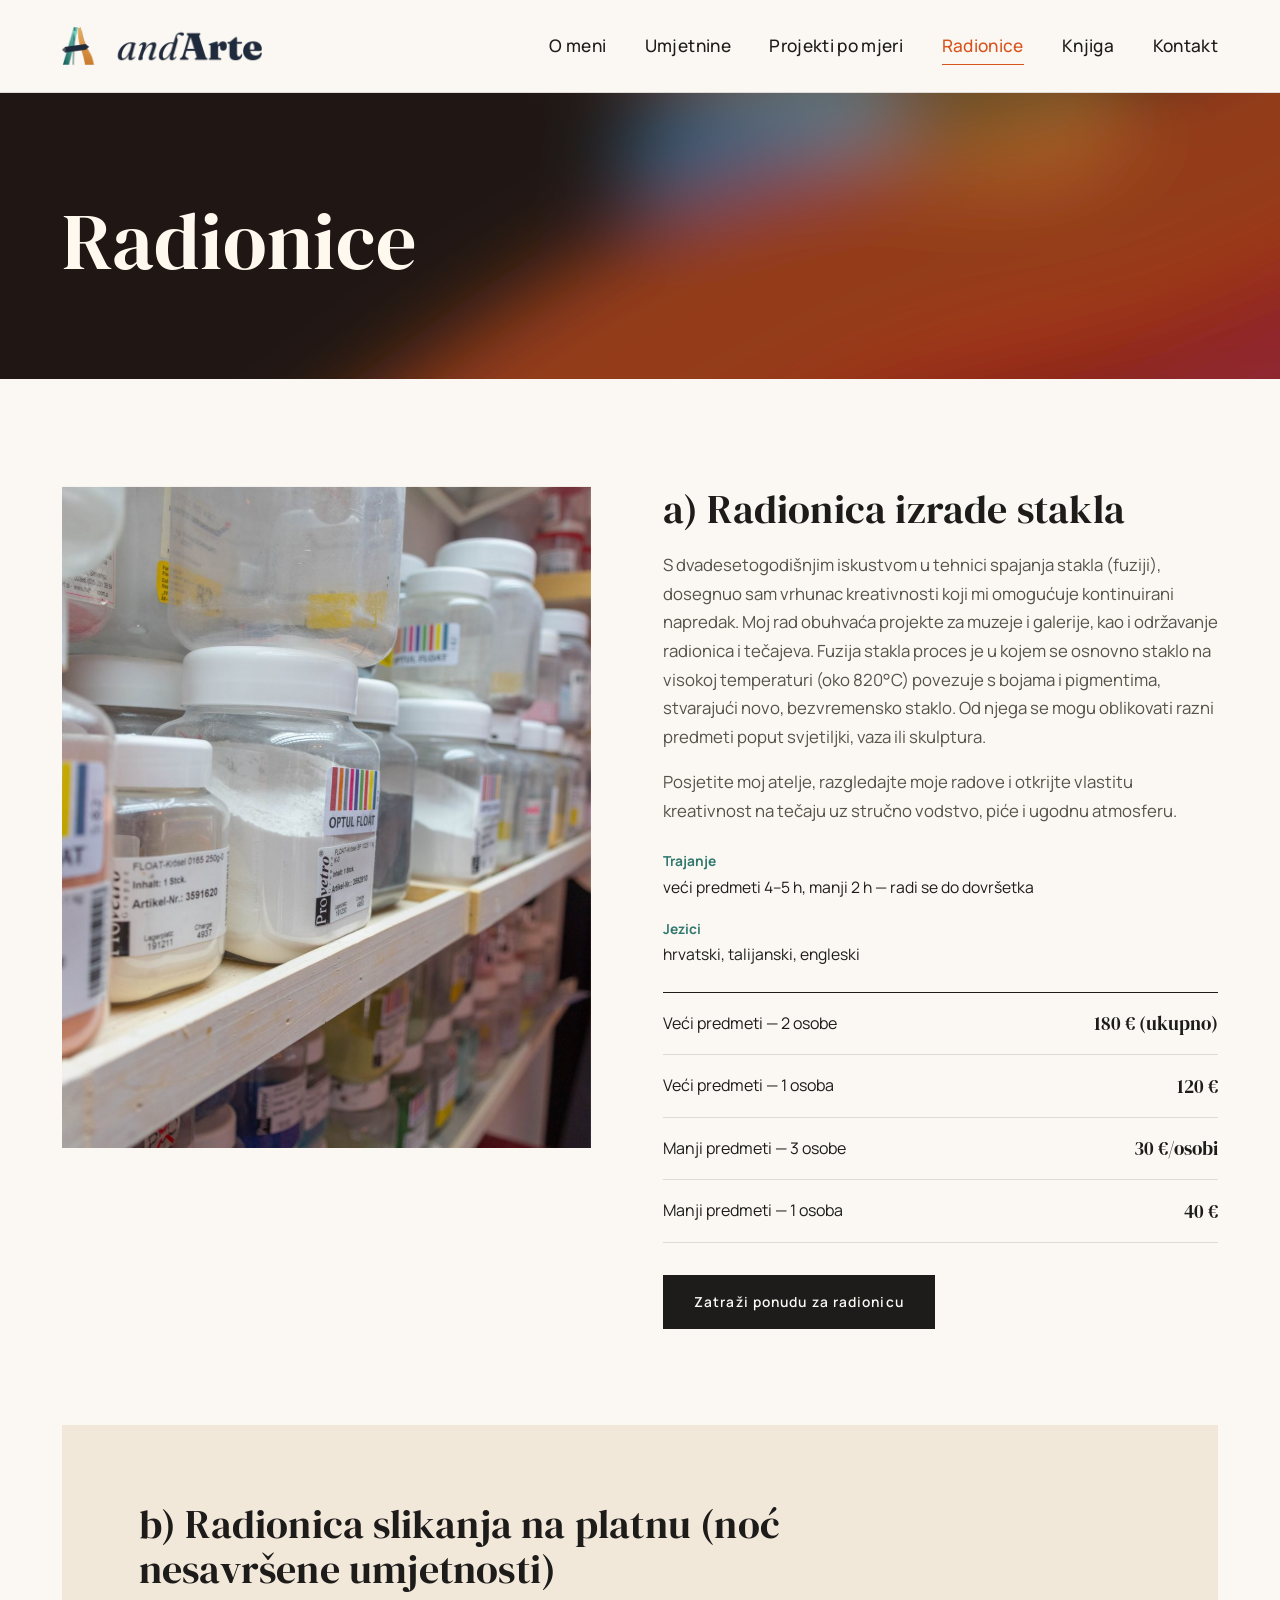
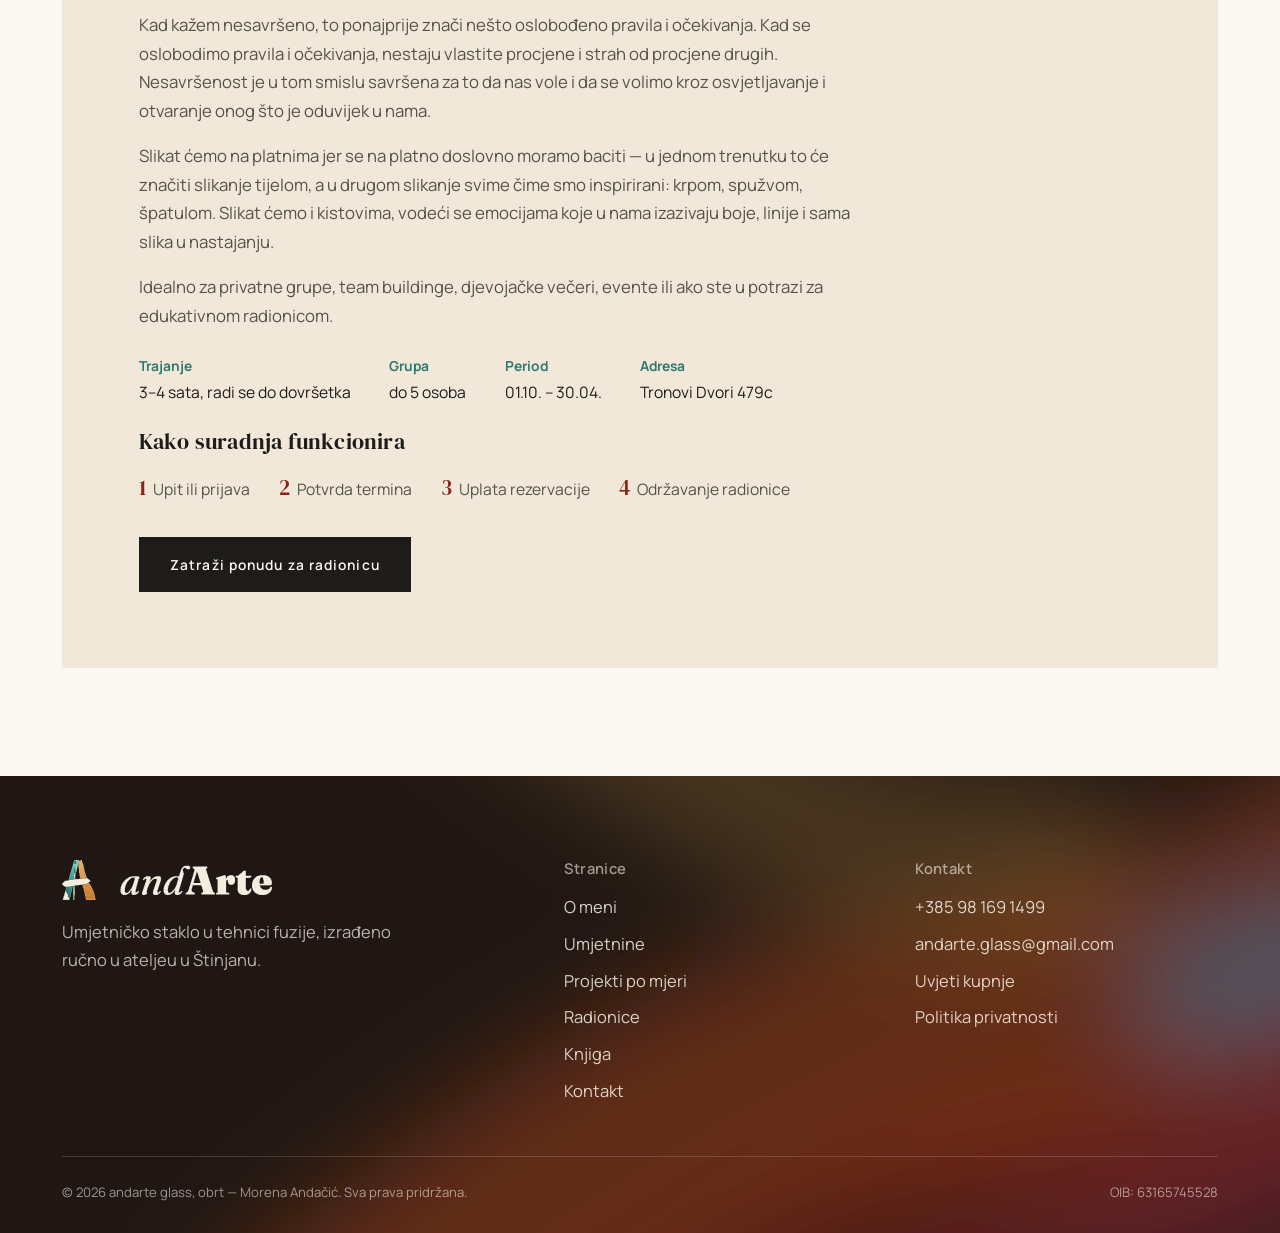
<file: radionice.html>
<!doctype html>
<html lang="hr">
<head>
<meta charset="UTF-8">
<meta name="viewport" content="width=device-width, initial-scale=1">
<title>Radionice — andARTE</title>
<meta name="description" content="andARTE — umjetničko staklo u tehnici fuzije, Morena Andačić">
<link rel="icon" href="favicon.ico" sizes="any">
<link rel="apple-touch-icon" href="images/apple-touch-icon.png">
<link rel="preconnect" href="https://fonts.googleapis.com">
<link rel="preconnect" href="https://fonts.gstatic.com" crossorigin>
<link href="https://fonts.googleapis.com/css2?family=DM+Serif+Display:ital@0;1&family=Manrope:wght@400;500;600;700;800&display=swap" rel="stylesheet">
<link rel="stylesheet" href="css/style.css">
</head>
<body>
<a class="skip-link" href="#main">Preskoči na sadržaj</a>
<header class="site-header">
  <div class="wrap">
    <a href="./" class="brand" aria-label="andARTE — početna"><img src="images/logo-dark.png" alt="andARTE"></a>
    <nav aria-label="Glavni izbornik">
      <ul class="nav-list" id="nav-list">
        <li><a href="o-meni.html">O meni</a></li>
        <li><a href="umjetnine.html">Umjetnine</a></li>
        <li><a href="projekti.html">Projekti po mjeri</a></li>
        <li><a href="radionice.html" aria-current="page">Radionice</a></li>
        <li><a href="knjiga.html">Knjiga</a></li>
        <li><a href="kontakt.html">Kontakt</a></li>
      </ul>
    </nav>
    <button class="hamburger" aria-label="Otvori izbornik" aria-expanded="false" aria-controls="nav-list">
      <span></span><span></span><span></span>
    </button>
  </div>
</header>

<main id="main">
  <section class="page-banner">
    <div class="wrap">
      <h1>Radionice</h1>
    </div>
  </section>

  <section class="paper">
    <div class="wrap">
      <article class="workshop-card">
        <div class="workshop-media">
          <img src="images/workshop-glass.jpg" alt="Radionica izrade stakla" loading="lazy">
        </div>
        <div>
          <h3>a) Radionica izrade stakla</h3>
          <p>S dvadesetogodišnjim iskustvom u tehnici spajanja stakla (fuziji), dosegnuo sam vrhunac kreativnosti koji mi omogućuje kontinuirani napredak. Moj rad obuhvaća projekte za muzeje i galerije, kao i održavanje radionica i tečajeva. Fuzija stakla proces je u kojem se osnovno staklo na visokoj temperaturi (oko 820°C) povezuje s bojama i pigmentima, stvarajući novo, bezvremensko staklo. Od njega se mogu oblikovati razni predmeti poput svjetiljki, vaza ili skulptura.</p>
          <p>Posjetite moj atelje, razgledajte moje radove i otkrijte vlastitu kreativnost na tečaju uz stručno vodstvo, piće i ugodnu atmosferu.</p>

          <div class="workshop-meta">
            <div><strong>Trajanje</strong>veći predmeti 4–5 h, manji 2 h — radi se do dovršetka</div>
            <div><strong>Jezici</strong>hrvatski, talijanski, engleski</div>
          </div>

          <table class="workshop-price-table">
            <tr><td>Veći predmeti — 2 osobe</td><td>180 € (ukupno)</td></tr>
            <tr><td>Veći predmeti — 1 osoba</td><td>120 €</td></tr>
            <tr><td>Manji predmeti — 3 osobe</td><td>30 €/osobi</td></tr>
            <tr><td>Manji predmeti — 1 osoba</td><td>40 €</td></tr>
          </table>

          <a class="btn btn-primary" href="mailto:andarte.glass@gmail.com?subject=Upit%20%E2%80%94%20Radionica%20izrade%20stakla&body=Pozdrav%20Morena%2C%0A%0AZanima%20me%20radionica%20izrade%20stakla.%20Broj%20osoba%20i%20%C5%BEeljeni%20termin%3A%0A%0AHvala%21">Zatraži ponudu za radionicu</a>
        </div>
      </article>

      <article class="workshop-card no-photo">
        <div>
          <h3>b) Radionica slikanja na platnu (noć nesavršene umjetnosti)</h3>
          <p>Kad kažem nesavršeno, to ponajprije znači nešto oslobođeno pravila i očekivanja. Kad se oslobodimo pravila i očekivanja, nestaju vlastite procjene i strah od procjene drugih. Nesavršenost je u tom smislu savršena za to da nas vole i da se volimo kroz osvjetljavanje i otvaranje onog što je oduvijek u nama.</p>
          <p>Slikat ćemo na platnima jer se na platno doslovno moramo baciti — u jednom trenutku to će značiti slikanje tijelom, a u drugom slikanje svime čime smo inspirirani: krpom, spužvom, špatulom. Slikat ćemo i kistovima, vodeći se emocijama koje u nama izazivaju boje, linije i sama slika u nastajanju.</p>
          <p>Idealno za privatne grupe, team buildinge, djevojačke večeri, evente ili ako ste u potrazi za edukativnom radionicom.</p>

          <div class="workshop-meta">
            <div><strong>Trajanje</strong>3–4 sata, radi se do dovršetka</div>
            <div><strong>Grupa</strong>do 5 osoba</div>
            <div><strong>Period</strong>01.10. – 30.04.</div>
            <div><strong>Adresa</strong>Tronovi Dvori 479c</div>
          </div>

          <h4 class="steps-title">Kako suradnja funkcionira</h4>
          <ol class="mini-steps">
            <li><b>1</b>Upit ili prijava</li>
            <li><b>2</b>Potvrda termina</li>
            <li><b>3</b>Uplata rezervacije</li>
            <li><b>4</b>Održavanje radionice</li>
          </ol>

          <a class="btn btn-primary" href="mailto:andarte.glass@gmail.com?subject=Upit%20%E2%80%94%20No%C4%87%20nesavr%C5%A1ene%20umjetnosti&body=Pozdrav%20Morena%2C%0A%0AZanima%20me%20radionica%20slikanja%20na%20platnu%20%28No%C4%87%20nesavr%C5%A1ene%20umjetnosti%29.%20Broj%20osoba%20i%20%C5%BEeljeni%20termin%3A%0A%0AHvala%21">Zatraži ponudu za radionicu</a>
        </div>
      </article>
    </div>
  </section>

</main>

<footer class="site-footer">
  <div class="wrap">
    <div class="footer-grid">
      <div class="footer-brand">
        <img src="images/logo-light.png" alt="andARTE">
        <p>Umjetničko staklo u tehnici fuzije, izrađeno ručno u ateljeu u Štinjanu.</p>
      </div>
      <div class="footer-col">
        <h2>Stranice</h2>
        <ul>
          <li><a href="o-meni.html">O meni</a></li>
          <li><a href="umjetnine.html">Umjetnine</a></li>
          <li><a href="projekti.html">Projekti po mjeri</a></li>
          <li><a href="radionice.html">Radionice</a></li>
          <li><a href="knjiga.html">Knjiga</a></li>
          <li><a href="kontakt.html">Kontakt</a></li>
        </ul>
      </div>
      <div class="footer-col">
        <h2>Kontakt</h2>
        <ul>
          <li><a href="tel:+385981691499">+385 98 169 1499</a></li>
          <li><a href="mailto:andarte.glass@gmail.com">andarte.glass@gmail.com</a></li>
          <li><a href="terms.html">Uvjeti kupnje</a></li>
          <li><a href="privacy.html">Politika privatnosti</a></li>
        </ul>
      </div>
    </div>
    <div class="footer-bottom">
      <span>&copy; <span id="year">2026</span> andarte glass, obrt — Morena Andačić. Sva prava pridržana.</span>
      <span>OIB: 63165745528</span>
    </div>
  </div>
</footer>

<script src="js/script.js"></script>
</body>
</html>
</file>
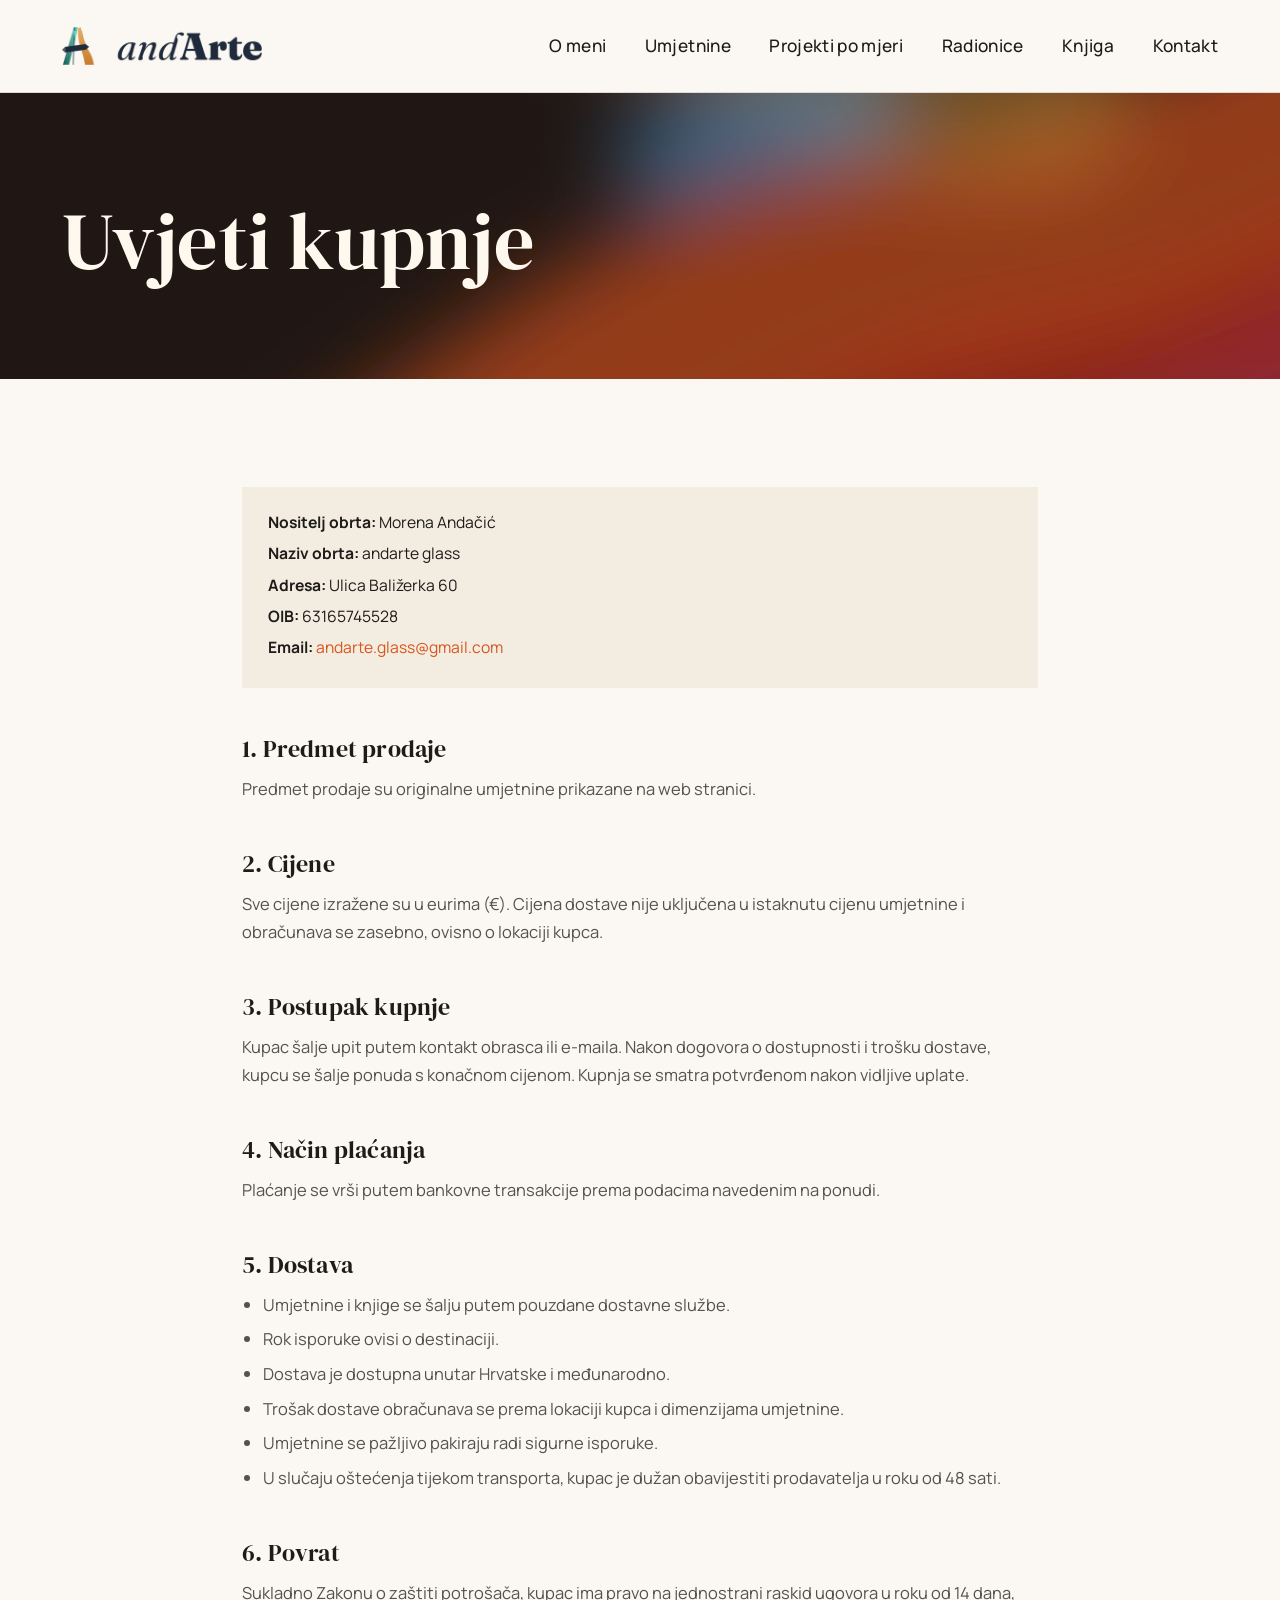
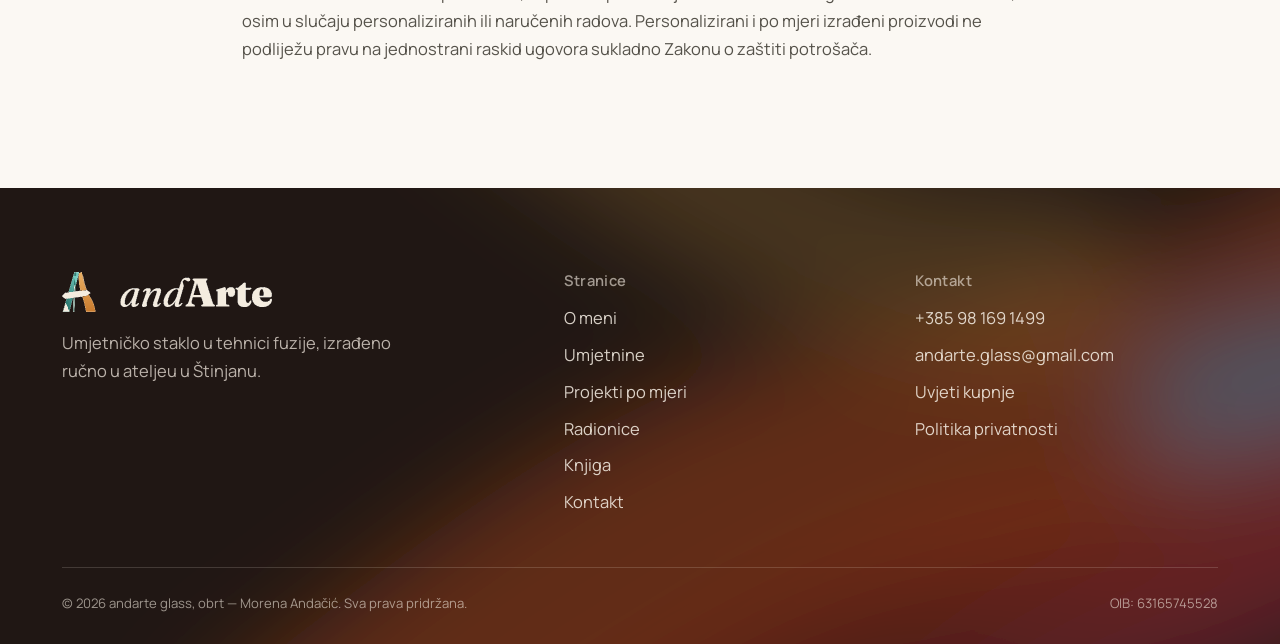
<file: terms.html>
<!doctype html>
<html lang="hr">
<head>
<meta charset="UTF-8">
<meta name="viewport" content="width=device-width, initial-scale=1">
<title>Uvjeti kupnje — andARTE</title>
<meta name="description" content="andARTE — umjetničko staklo u tehnici fuzije, Morena Andačić">
<link rel="icon" href="favicon.ico" sizes="any">
<link rel="apple-touch-icon" href="images/apple-touch-icon.png">
<link rel="preconnect" href="https://fonts.googleapis.com">
<link rel="preconnect" href="https://fonts.gstatic.com" crossorigin>
<link href="https://fonts.googleapis.com/css2?family=DM+Serif+Display:ital@0;1&family=Manrope:wght@400;500;600;700;800&display=swap" rel="stylesheet">
<link rel="stylesheet" href="css/style.css">
</head>
<body>
<a class="skip-link" href="#main">Preskoči na sadržaj</a>
<header class="site-header">
  <div class="wrap">
    <a href="./" class="brand" aria-label="andARTE — početna"><img src="images/logo-dark.png" alt="andARTE"></a>
    <nav aria-label="Glavni izbornik">
      <ul class="nav-list" id="nav-list">
        <li><a href="o-meni.html">O meni</a></li>
        <li><a href="umjetnine.html">Umjetnine</a></li>
        <li><a href="projekti.html">Projekti po mjeri</a></li>
        <li><a href="radionice.html">Radionice</a></li>
        <li><a href="knjiga.html">Knjiga</a></li>
        <li><a href="kontakt.html">Kontakt</a></li>
      </ul>
    </nav>
    <button class="hamburger" aria-label="Otvori izbornik" aria-expanded="false" aria-controls="nav-list">
      <span></span><span></span><span></span>
    </button>
  </div>
</header>

<main id="main">
  <section class="page-banner">
    <div class="wrap">
      <h1>Uvjeti kupnje</h1>
    </div>
  </section>

  <section class="paper legal">
    <div class="wrap">

    <div class="biz-box">
      <div><b>Nositelj obrta:</b> Morena Andačić</div>
      <div><b>Naziv obrta:</b> andarte glass</div>
      <div><b>Adresa:</b> Ulica Baližerka 60</div>
      <div><b>OIB:</b> 63165745528</div>
      <div><b>Email:</b> <a href="mailto:andarte.glass@gmail.com">andarte.glass@gmail.com</a></div>
    </div>

    <h2>1. Predmet prodaje</h2>
    <p>Predmet prodaje su originalne umjetnine prikazane na web stranici.</p>

    <h2>2. Cijene</h2>
    <p>Sve cijene izražene su u eurima (€). Cijena dostave nije uključena u istaknutu cijenu umjetnine i obračunava se zasebno, ovisno o lokaciji kupca.</p>

    <h2>3. Postupak kupnje</h2>
    <p>Kupac šalje upit putem kontakt obrasca ili e-maila. Nakon dogovora o dostupnosti i trošku dostave, kupcu se šalje ponuda s konačnom cijenom. Kupnja se smatra potvrđenom nakon vidljive uplate.</p>

    <h2>4. Način plaćanja</h2>
    <p>Plaćanje se vrši putem bankovne transakcije prema podacima navedenim na ponudi.</p>

    <h2>5. Dostava</h2>
    <ul>
      <li>Umjetnine i knjige se šalju putem pouzdane dostavne službe.</li>
      <li>Rok isporuke ovisi o destinaciji.</li>
      <li>Dostava je dostupna unutar Hrvatske i međunarodno.</li>
      <li>Trošak dostave obračunava se prema lokaciji kupca i dimenzijama umjetnine.</li>
      <li>Umjetnine se pažljivo pakiraju radi sigurne isporuke.</li>
      <li>U slučaju oštećenja tijekom transporta, kupac je dužan obavijestiti prodavatelja u roku od 48 sati.</li>
    </ul>

    <h2>6. Povrat</h2>
    <p>Sukladno Zakonu o zaštiti potrošača, kupac ima pravo na jednostrani raskid ugovora u roku od 14 dana, osim u slučaju personaliziranih ili naručenih radova. Personalizirani i po mjeri izrađeni proizvodi ne podliježu pravu na jednostrani raskid ugovora sukladno Zakonu o zaštiti potrošača.</p>
  
    </div>
  </section>

</main>

<footer class="site-footer">
  <div class="wrap">
    <div class="footer-grid">
      <div class="footer-brand">
        <img src="images/logo-light.png" alt="andARTE">
        <p>Umjetničko staklo u tehnici fuzije, izrađeno ručno u ateljeu u Štinjanu.</p>
      </div>
      <div class="footer-col">
        <h2>Stranice</h2>
        <ul>
          <li><a href="o-meni.html">O meni</a></li>
          <li><a href="umjetnine.html">Umjetnine</a></li>
          <li><a href="projekti.html">Projekti po mjeri</a></li>
          <li><a href="radionice.html">Radionice</a></li>
          <li><a href="knjiga.html">Knjiga</a></li>
          <li><a href="kontakt.html">Kontakt</a></li>
        </ul>
      </div>
      <div class="footer-col">
        <h2>Kontakt</h2>
        <ul>
          <li><a href="tel:+385981691499">+385 98 169 1499</a></li>
          <li><a href="mailto:andarte.glass@gmail.com">andarte.glass@gmail.com</a></li>
          <li><a href="terms.html">Uvjeti kupnje</a></li>
          <li><a href="privacy.html">Politika privatnosti</a></li>
        </ul>
      </div>
    </div>
    <div class="footer-bottom">
      <span>&copy; <span id="year">2026</span> andarte glass, obrt — Morena Andačić. Sva prava pridržana.</span>
      <span>OIB: 63165745528</span>
    </div>
  </div>
</footer>

<script src="js/script.js"></script>
</body>
</html>
</file>
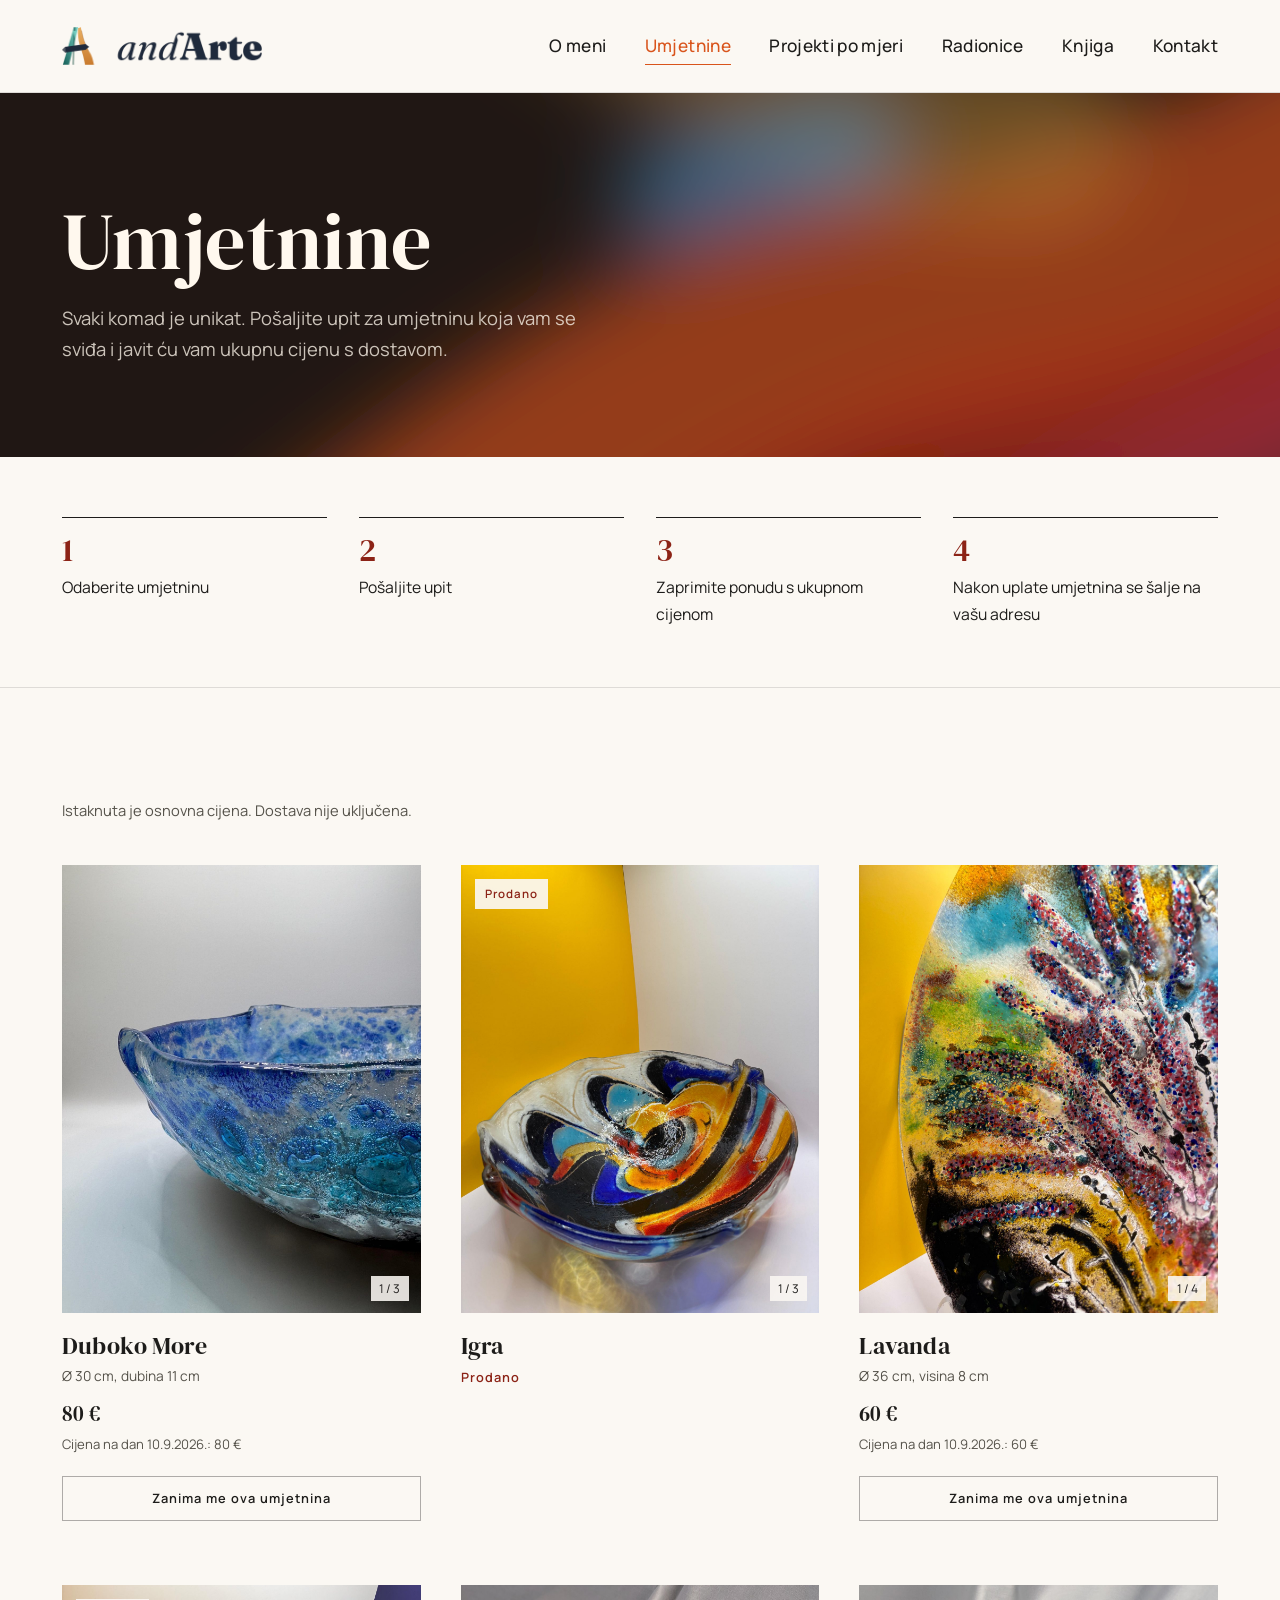
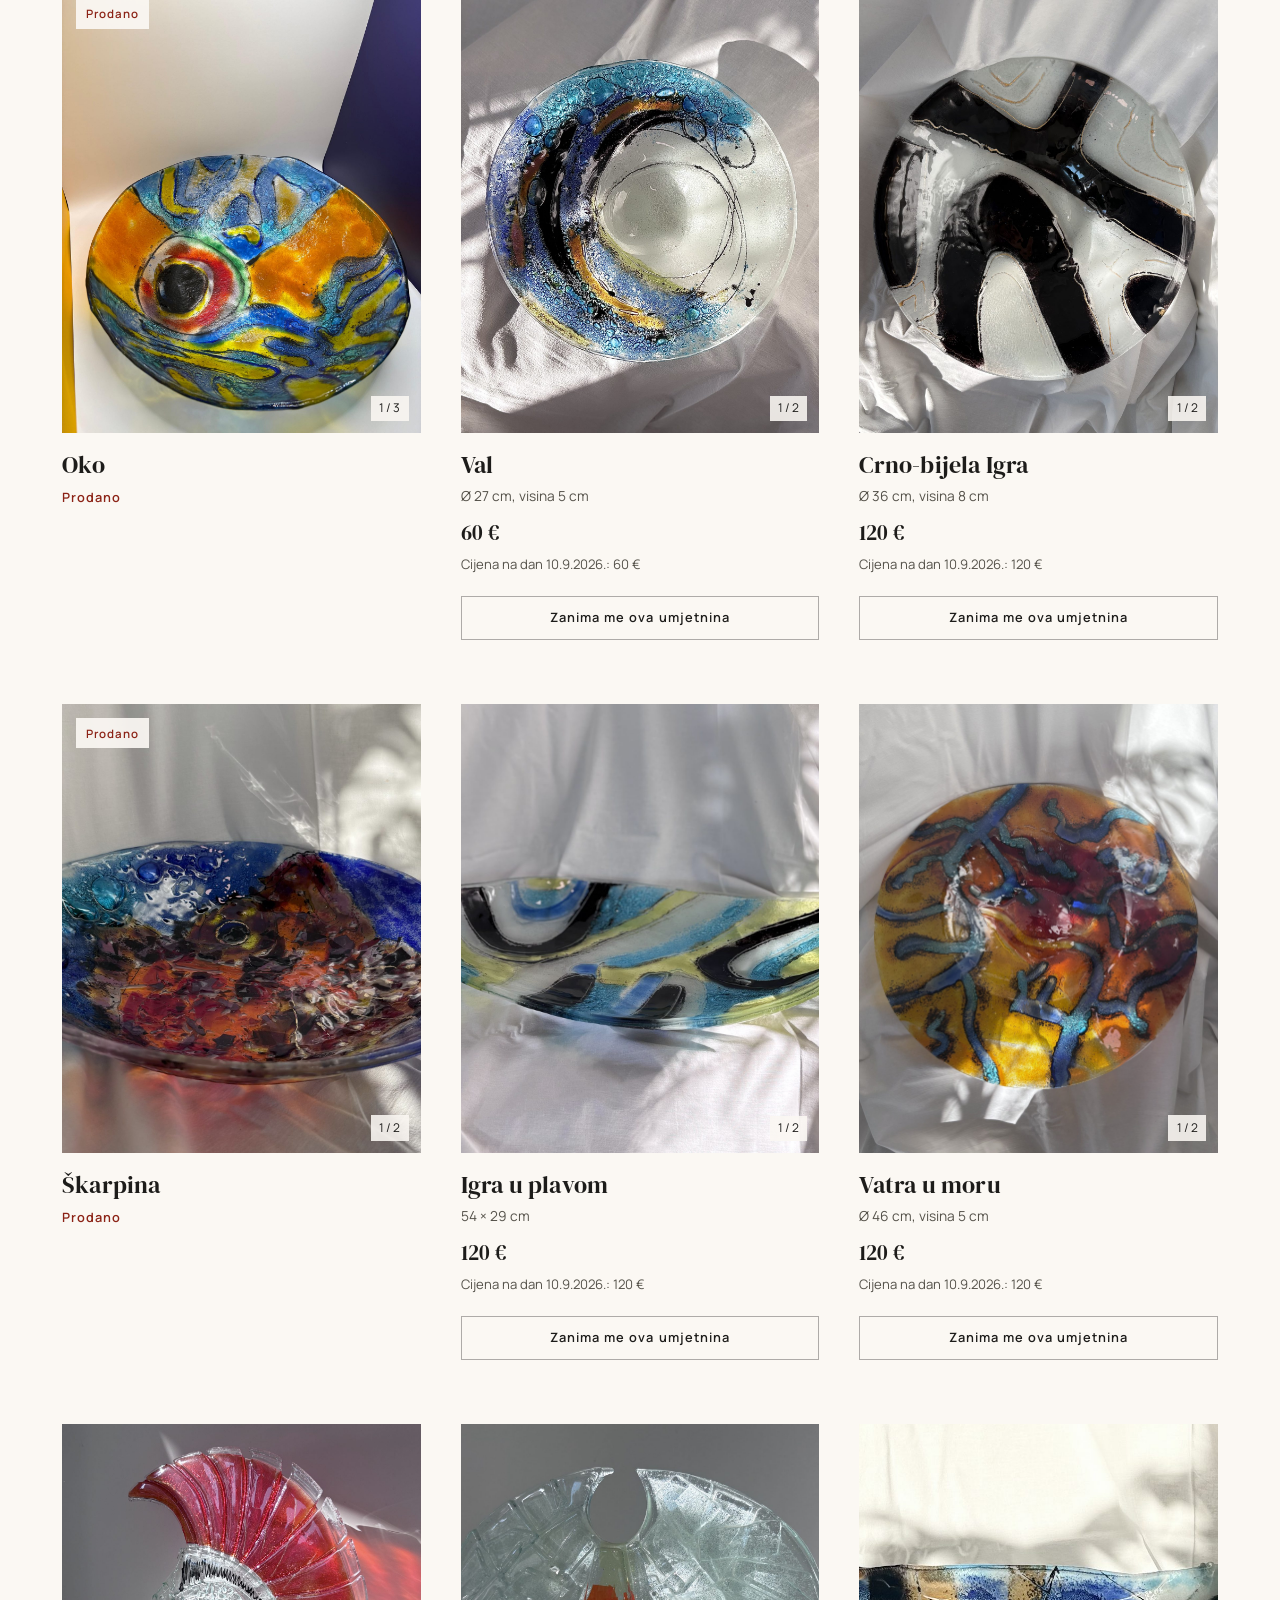
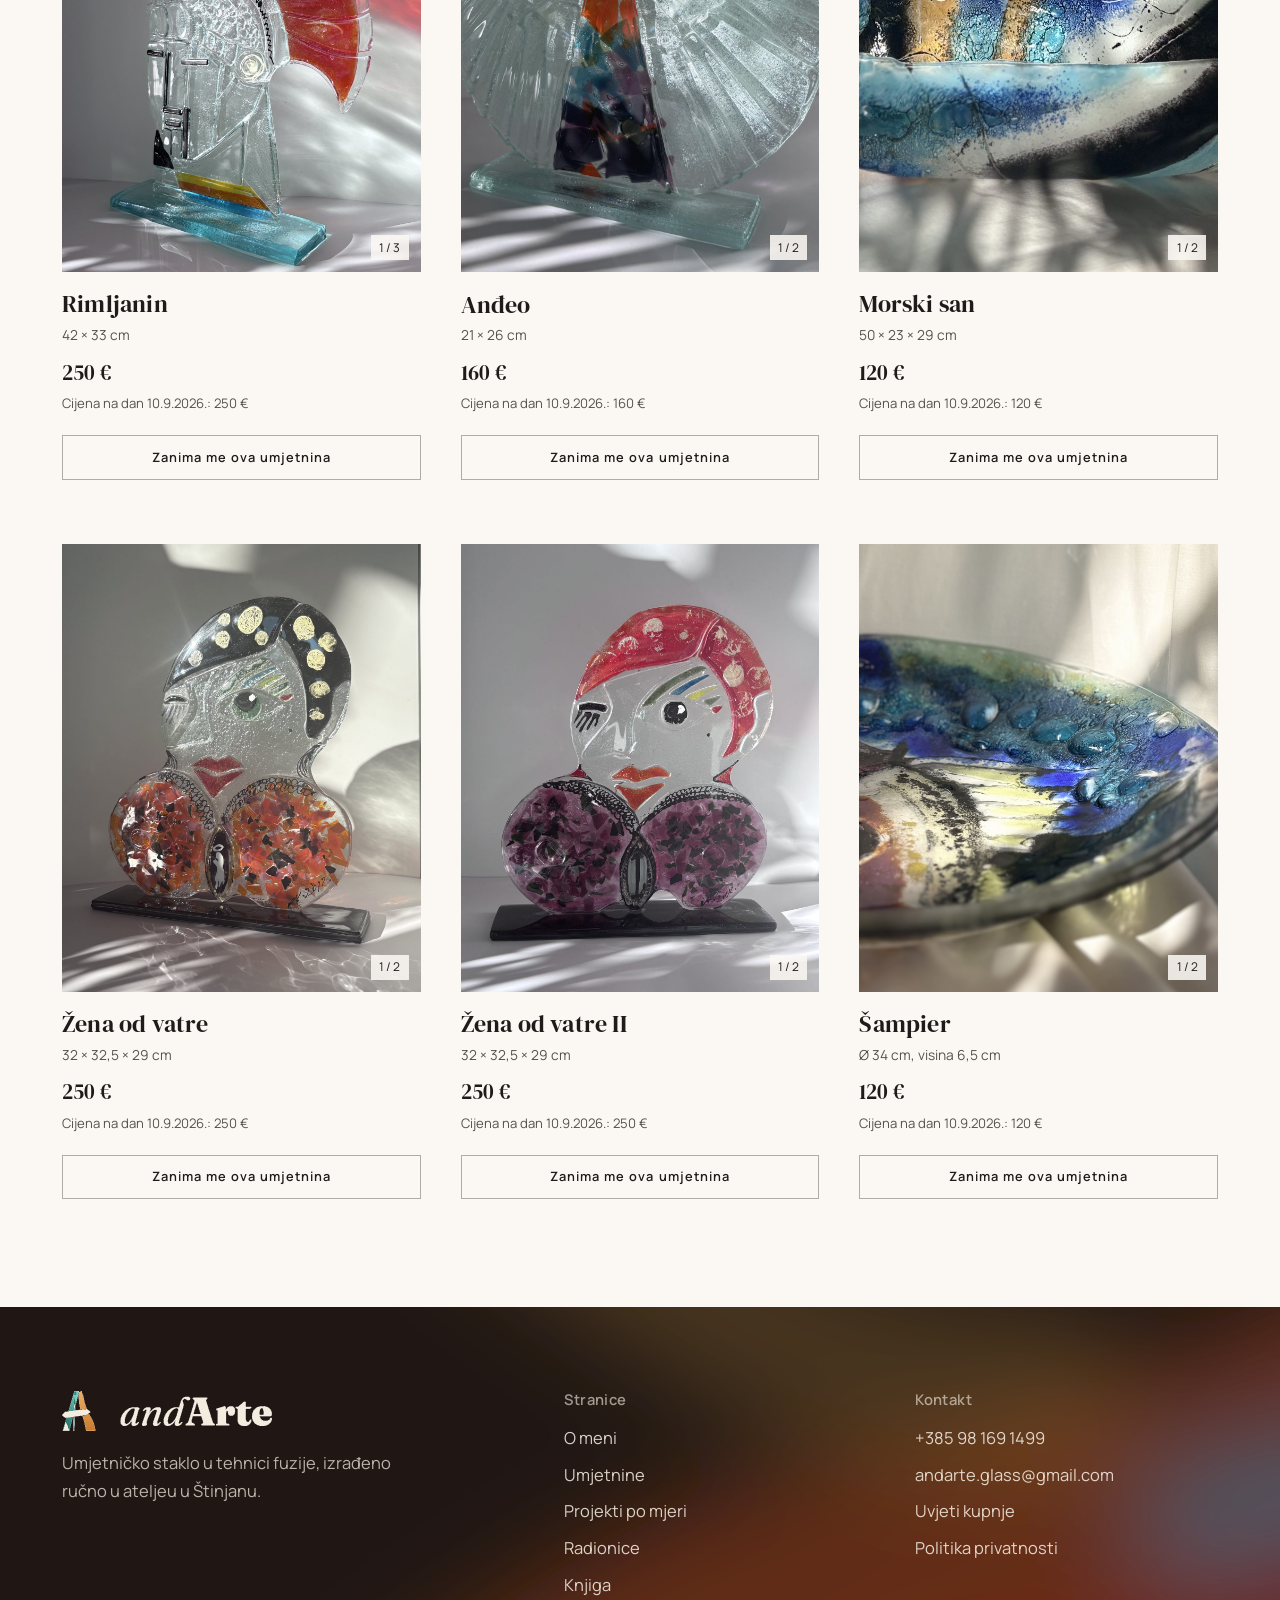
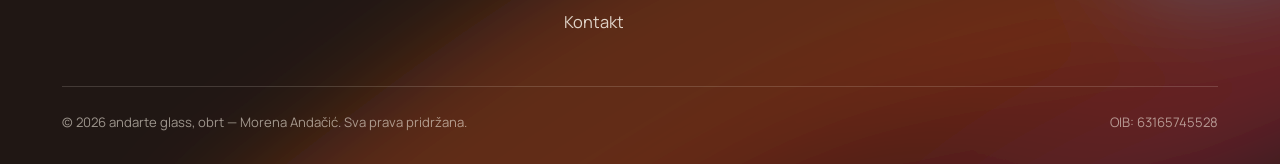
<file: umjetnine.html>
<!doctype html>
<html lang="hr">
<head>
<meta charset="UTF-8">
<meta name="viewport" content="width=device-width, initial-scale=1">
<title>Umjetnine — andARTE</title>
<meta name="description" content="andARTE — umjetničko staklo u tehnici fuzije, Morena Andačić">
<link rel="icon" href="favicon.ico" sizes="any">
<link rel="apple-touch-icon" href="images/apple-touch-icon.png">
<link rel="preconnect" href="https://fonts.googleapis.com">
<link rel="preconnect" href="https://fonts.gstatic.com" crossorigin>
<link href="https://fonts.googleapis.com/css2?family=DM+Serif+Display:ital@0;1&family=Manrope:wght@400;500;600;700;800&display=swap" rel="stylesheet">
<link rel="stylesheet" href="css/style.css">
</head>
<body>
<a class="skip-link" href="#main">Preskoči na sadržaj</a>
<header class="site-header">
  <div class="wrap">
    <a href="./" class="brand" aria-label="andARTE — početna"><img src="images/logo-dark.png" alt="andARTE"></a>
    <nav aria-label="Glavni izbornik">
      <ul class="nav-list" id="nav-list">
        <li><a href="o-meni.html">O meni</a></li>
        <li><a href="umjetnine.html" aria-current="page">Umjetnine</a></li>
        <li><a href="projekti.html">Projekti po mjeri</a></li>
        <li><a href="radionice.html">Radionice</a></li>
        <li><a href="knjiga.html">Knjiga</a></li>
        <li><a href="kontakt.html">Kontakt</a></li>
      </ul>
    </nav>
    <button class="hamburger" aria-label="Otvori izbornik" aria-expanded="false" aria-controls="nav-list">
      <span></span><span></span><span></span>
    </button>
  </div>
</header>

<main id="main">
  <section class="page-banner">
    <div class="wrap">
      <h1>Umjetnine</h1>
      <p class="banner-lead">Svaki komad je unikat. Pošaljite upit za umjetninu koja vam se sviđa i javit ću vam ukupnu cijenu s dostavom.</p>
    </div>
  </section>

  <section class="steps-band">
    <div class="wrap">
      <h2 class="visually-hidden">Kako kupiti</h2>
      <ol class="buy-steps">
        <li><span class="num">1</span><p>Odaberite umjetninu</p></li>
        <li><span class="num">2</span><p>Pošaljite upit</p></li>
        <li><span class="num">3</span><p>Zaprimite ponudu s ukupnom cijenom</p></li>
        <li><span class="num">4</span><p>Nakon uplate umjetnina se šalje na vašu adresu</p></li>
      </ol>
    </div>
  </section>

  <section class="art-section">
    <div class="wrap">
      <p class="price-note">Istaknuta je osnovna cijena. Dostava nije uključena.</p>
      <div class="art-grid" id="art-grid">
        <article class="art-card">
          <a class="art-media" href="images/artwork-01-1.jpg" data-gallery="artwork-01-1.jpg,artwork-01-2.jpg,artwork-01-3.jpg">
            <img src="images/artwork-01-1.jpg" alt="Duboko More" loading="lazy">
          <span class="count">1 / 3</span>
          </a>
          <div class="art-body">
            <h3>Duboko More</h3>
          <div class="art-dims">Ø 30 cm, dubina 11 cm</div>
            <div class="art-price">80 &euro;</div>
          <div class="art-price-ref">Cijena na dan 10.9.2026.: 80 &euro;</div>
          <a class="btn btn-outline btn-sm btn-block" href="mailto:andarte.glass@gmail.com?subject=Upit%20%E2%80%94%20Duboko%20More&body=Pozdrav%20Morena%2C%0A%0AZanima%20me%20umjetnina%20%E2%80%9CDuboko%20More%E2%80%9D%20%2880%20%E2%82%AC%2C%20%C3%98%2030%20cm%2C%20dubina%2011%20cm%29.%0AMolim%20Vas%20javite%20mi%20dostupnost%20i%20tro%C5%A1ak%20dostave%20na%20moju%20adresu.%0A%0AHvala%21%0A">Zanima me ova umjetnina</a>
          </div>
        </article>
        <article class="art-card">
          <a class="art-media" href="images/artwork-02-1.jpg" data-gallery="artwork-02-1.jpg,artwork-02-2.jpg,artwork-02-3.jpg">
            <img src="images/artwork-02-1.jpg" alt="Igra" loading="lazy">
          <span class="art-badge sold">Prodano</span>
          <span class="count">1 / 3</span>
          </a>
          <div class="art-body">
            <h3>Igra</h3>
            <div class="art-price sold">Prodano</div>
          </div>
        </article>
        <article class="art-card">
          <a class="art-media" href="images/artwork-03-1.jpg" data-gallery="artwork-03-1.jpg,artwork-03-2.jpg,artwork-03-3.jpg,artwork-03-4.jpg">
            <img src="images/artwork-03-1.jpg" alt="Lavanda" loading="lazy">
          <span class="count">1 / 4</span>
          </a>
          <div class="art-body">
            <h3>Lavanda</h3>
          <div class="art-dims">Ø 36 cm, visina 8 cm</div>
            <div class="art-price">60 &euro;</div>
          <div class="art-price-ref">Cijena na dan 10.9.2026.: 60 &euro;</div>
          <a class="btn btn-outline btn-sm btn-block" href="mailto:andarte.glass@gmail.com?subject=Upit%20%E2%80%94%20Lavanda&body=Pozdrav%20Morena%2C%0A%0AZanima%20me%20umjetnina%20%E2%80%9CLavanda%E2%80%9D%20%2860%20%E2%82%AC%2C%20%C3%98%2036%20cm%2C%20visina%208%20cm%29.%0AMolim%20Vas%20javite%20mi%20dostupnost%20i%20tro%C5%A1ak%20dostave%20na%20moju%20adresu.%0A%0AHvala%21%0A">Zanima me ova umjetnina</a>
          </div>
        </article>
        <article class="art-card">
          <a class="art-media" href="images/artwork-04-1.jpg" data-gallery="artwork-04-1.jpg,artwork-04-2.jpg,artwork-04-3.jpg">
            <img src="images/artwork-04-1.jpg" alt="Oko" loading="lazy">
          <span class="art-badge sold">Prodano</span>
          <span class="count">1 / 3</span>
          </a>
          <div class="art-body">
            <h3>Oko</h3>
            <div class="art-price sold">Prodano</div>
          </div>
        </article>
        <article class="art-card">
          <a class="art-media" href="images/artwork-05-1.jpg" data-gallery="artwork-05-1.jpg,artwork-05-2.jpg">
            <img src="images/artwork-05-1.jpg" alt="Val" loading="lazy">
          <span class="count">1 / 2</span>
          </a>
          <div class="art-body">
            <h3>Val</h3>
          <div class="art-dims">Ø 27 cm, visina 5 cm</div>
            <div class="art-price">60 &euro;</div>
          <div class="art-price-ref">Cijena na dan 10.9.2026.: 60 &euro;</div>
          <a class="btn btn-outline btn-sm btn-block" href="mailto:andarte.glass@gmail.com?subject=Upit%20%E2%80%94%20Val&body=Pozdrav%20Morena%2C%0A%0AZanima%20me%20umjetnina%20%E2%80%9CVal%E2%80%9D%20%2860%20%E2%82%AC%2C%20%C3%98%2027%20cm%2C%20visina%205%20cm%29.%0AMolim%20Vas%20javite%20mi%20dostupnost%20i%20tro%C5%A1ak%20dostave%20na%20moju%20adresu.%0A%0AHvala%21%0A">Zanima me ova umjetnina</a>
          </div>
        </article>
        <article class="art-card">
          <a class="art-media" href="images/artwork-06-1.jpg" data-gallery="artwork-06-1.jpg,artwork-06-2.jpg">
            <img src="images/artwork-06-1.jpg" alt="Crno-bijela Igra" loading="lazy">
          <span class="count">1 / 2</span>
          </a>
          <div class="art-body">
            <h3>Crno-bijela Igra</h3>
          <div class="art-dims">Ø 36 cm, visina 8 cm</div>
            <div class="art-price">120 &euro;</div>
          <div class="art-price-ref">Cijena na dan 10.9.2026.: 120 &euro;</div>
          <a class="btn btn-outline btn-sm btn-block" href="mailto:andarte.glass@gmail.com?subject=Upit%20%E2%80%94%20Crno-bijela%20Igra&body=Pozdrav%20Morena%2C%0A%0AZanima%20me%20umjetnina%20%E2%80%9CCrno-bijela%20Igra%E2%80%9D%20%28120%20%E2%82%AC%2C%20%C3%98%2036%20cm%2C%20visina%208%20cm%29.%0AMolim%20Vas%20javite%20mi%20dostupnost%20i%20tro%C5%A1ak%20dostave%20na%20moju%20adresu.%0A%0AHvala%21%0A">Zanima me ova umjetnina</a>
          </div>
        </article>
        <article class="art-card">
          <a class="art-media" href="images/artwork-07-1.jpg" data-gallery="artwork-07-1.jpg,artwork-07-2.jpg">
            <img src="images/artwork-07-1.jpg" alt="Škarpina" loading="lazy">
          <span class="art-badge sold">Prodano</span>
          <span class="count">1 / 2</span>
          </a>
          <div class="art-body">
            <h3>Škarpina</h3>
            <div class="art-price sold">Prodano</div>
          </div>
        </article>
        <article class="art-card">
          <a class="art-media" href="images/artwork-08-1.jpg" data-gallery="artwork-08-1.jpg,artwork-08-2.jpg">
            <img src="images/artwork-08-1.jpg" alt="Igra u plavom" loading="lazy">
          <span class="count">1 / 2</span>
          </a>
          <div class="art-body">
            <h3>Igra u plavom</h3>
          <div class="art-dims">54 × 29 cm</div>
            <div class="art-price">120 &euro;</div>
          <div class="art-price-ref">Cijena na dan 10.9.2026.: 120 &euro;</div>
          <a class="btn btn-outline btn-sm btn-block" href="mailto:andarte.glass@gmail.com?subject=Upit%20%E2%80%94%20Igra%20u%20plavom&body=Pozdrav%20Morena%2C%0A%0AZanima%20me%20umjetnina%20%E2%80%9CIgra%20u%20plavom%E2%80%9D%20%28120%20%E2%82%AC%2C%2054%20%C3%97%2029%20cm%29.%0AMolim%20Vas%20javite%20mi%20dostupnost%20i%20tro%C5%A1ak%20dostave%20na%20moju%20adresu.%0A%0AHvala%21%0A">Zanima me ova umjetnina</a>
          </div>
        </article>
        <article class="art-card">
          <a class="art-media" href="images/artwork-09-1.jpg" data-gallery="artwork-09-1.jpg,artwork-09-2.jpg">
            <img src="images/artwork-09-1.jpg" alt="Vatra u moru" loading="lazy">
          <span class="count">1 / 2</span>
          </a>
          <div class="art-body">
            <h3>Vatra u moru</h3>
          <div class="art-dims">Ø 46 cm, visina 5 cm</div>
            <div class="art-price">120 &euro;</div>
          <div class="art-price-ref">Cijena na dan 10.9.2026.: 120 &euro;</div>
          <a class="btn btn-outline btn-sm btn-block" href="mailto:andarte.glass@gmail.com?subject=Upit%20%E2%80%94%20Vatra%20u%20moru&body=Pozdrav%20Morena%2C%0A%0AZanima%20me%20umjetnina%20%E2%80%9CVatra%20u%20moru%E2%80%9D%20%28120%20%E2%82%AC%2C%20%C3%98%2046%20cm%2C%20visina%205%20cm%29.%0AMolim%20Vas%20javite%20mi%20dostupnost%20i%20tro%C5%A1ak%20dostave%20na%20moju%20adresu.%0A%0AHvala%21%0A">Zanima me ova umjetnina</a>
          </div>
        </article>
        <article class="art-card">
          <a class="art-media" href="images/artwork-10-1.jpg" data-gallery="artwork-10-1.jpg,artwork-10-2.jpg,artwork-10-3.jpg">
            <img src="images/artwork-10-1.jpg" alt="Rimljanin" loading="lazy">
          <span class="count">1 / 3</span>
          </a>
          <div class="art-body">
            <h3>Rimljanin</h3>
          <div class="art-dims">42 × 33 cm</div>
            <div class="art-price">250 &euro;</div>
          <div class="art-price-ref">Cijena na dan 10.9.2026.: 250 &euro;</div>
          <a class="btn btn-outline btn-sm btn-block" href="mailto:andarte.glass@gmail.com?subject=Upit%20%E2%80%94%20Rimljanin&body=Pozdrav%20Morena%2C%0A%0AZanima%20me%20umjetnina%20%E2%80%9CRimljanin%E2%80%9D%20%28250%20%E2%82%AC%2C%2042%20%C3%97%2033%20cm%29.%0AMolim%20Vas%20javite%20mi%20dostupnost%20i%20tro%C5%A1ak%20dostave%20na%20moju%20adresu.%0A%0AHvala%21%0A">Zanima me ova umjetnina</a>
          </div>
        </article>
        <article class="art-card">
          <a class="art-media" href="images/artwork-11-1.jpg" data-gallery="artwork-11-1.jpg,artwork-11-2.jpg">
            <img src="images/artwork-11-1.jpg" alt="Anđeo" loading="lazy">
          <span class="count">1 / 2</span>
          </a>
          <div class="art-body">
            <h3>Anđeo</h3>
          <div class="art-dims">21 × 26 cm</div>
            <div class="art-price">160 &euro;</div>
          <div class="art-price-ref">Cijena na dan 10.9.2026.: 160 &euro;</div>
          <a class="btn btn-outline btn-sm btn-block" href="mailto:andarte.glass@gmail.com?subject=Upit%20%E2%80%94%20An%C4%91eo&body=Pozdrav%20Morena%2C%0A%0AZanima%20me%20umjetnina%20%E2%80%9CAn%C4%91eo%E2%80%9D%20%28160%20%E2%82%AC%2C%2021%20%C3%97%2026%20cm%29.%0AMolim%20Vas%20javite%20mi%20dostupnost%20i%20tro%C5%A1ak%20dostave%20na%20moju%20adresu.%0A%0AHvala%21%0A">Zanima me ova umjetnina</a>
          </div>
        </article>
        <article class="art-card">
          <a class="art-media" href="images/artwork-12-1.jpg" data-gallery="artwork-12-1.jpg,artwork-12-2.jpg">
            <img src="images/artwork-12-1.jpg" alt="Morski san" loading="lazy">
          <span class="count">1 / 2</span>
          </a>
          <div class="art-body">
            <h3>Morski san</h3>
          <div class="art-dims">50 × 23 × 29 cm</div>
            <div class="art-price">120 &euro;</div>
          <div class="art-price-ref">Cijena na dan 10.9.2026.: 120 &euro;</div>
          <a class="btn btn-outline btn-sm btn-block" href="mailto:andarte.glass@gmail.com?subject=Upit%20%E2%80%94%20Morski%20san&body=Pozdrav%20Morena%2C%0A%0AZanima%20me%20umjetnina%20%E2%80%9CMorski%20san%E2%80%9D%20%28120%20%E2%82%AC%2C%2050%20%C3%97%2023%20%C3%97%2029%20cm%29.%0AMolim%20Vas%20javite%20mi%20dostupnost%20i%20tro%C5%A1ak%20dostave%20na%20moju%20adresu.%0A%0AHvala%21%0A">Zanima me ova umjetnina</a>
          </div>
        </article>
        <article class="art-card">
          <a class="art-media" href="images/artwork-13-1.jpg" data-gallery="artwork-13-1.jpg,artwork-13-2.jpg">
            <img src="images/artwork-13-1.jpg" alt="Žena od vatre" loading="lazy">
          <span class="count">1 / 2</span>
          </a>
          <div class="art-body">
            <h3>Žena od vatre</h3>
          <div class="art-dims">32 × 32,5 × 29 cm</div>
            <div class="art-price">250 &euro;</div>
          <div class="art-price-ref">Cijena na dan 10.9.2026.: 250 &euro;</div>
          <a class="btn btn-outline btn-sm btn-block" href="mailto:andarte.glass@gmail.com?subject=Upit%20%E2%80%94%20%C5%BDena%20od%20vatre&body=Pozdrav%20Morena%2C%0A%0AZanima%20me%20umjetnina%20%E2%80%9C%C5%BDena%20od%20vatre%E2%80%9D%20%28250%20%E2%82%AC%2C%2032%20%C3%97%2032%2C5%20%C3%97%2029%20cm%29.%0AMolim%20Vas%20javite%20mi%20dostupnost%20i%20tro%C5%A1ak%20dostave%20na%20moju%20adresu.%0A%0AHvala%21%0A">Zanima me ova umjetnina</a>
          </div>
        </article>
        <article class="art-card">
          <a class="art-media" href="images/artwork-14-1.jpg" data-gallery="artwork-14-1.jpg,artwork-14-2.jpg">
            <img src="images/artwork-14-1.jpg" alt="Žena od vatre II" loading="lazy">
          <span class="count">1 / 2</span>
          </a>
          <div class="art-body">
            <h3>Žena od vatre II</h3>
          <div class="art-dims">32 × 32,5 × 29 cm</div>
            <div class="art-price">250 &euro;</div>
          <div class="art-price-ref">Cijena na dan 10.9.2026.: 250 &euro;</div>
          <a class="btn btn-outline btn-sm btn-block" href="mailto:andarte.glass@gmail.com?subject=Upit%20%E2%80%94%20%C5%BDena%20od%20vatre%20II&body=Pozdrav%20Morena%2C%0A%0AZanima%20me%20umjetnina%20%E2%80%9C%C5%BDena%20od%20vatre%20II%E2%80%9D%20%28250%20%E2%82%AC%2C%2032%20%C3%97%2032%2C5%20%C3%97%2029%20cm%29.%0AMolim%20Vas%20javite%20mi%20dostupnost%20i%20tro%C5%A1ak%20dostave%20na%20moju%20adresu.%0A%0AHvala%21%0A">Zanima me ova umjetnina</a>
          </div>
        </article>
        <article class="art-card">
          <a class="art-media" href="images/artwork-15-1.jpg" data-gallery="artwork-15-1.jpg,artwork-15-2.jpg">
            <img src="images/artwork-15-1.jpg" alt="Šampier" loading="lazy">
          <span class="count">1 / 2</span>
          </a>
          <div class="art-body">
            <h3>Šampier</h3>
          <div class="art-dims">Ø 34 cm, visina 6,5 cm</div>
            <div class="art-price">120 &euro;</div>
          <div class="art-price-ref">Cijena na dan 10.9.2026.: 120 &euro;</div>
          <a class="btn btn-outline btn-sm btn-block" href="mailto:andarte.glass@gmail.com?subject=Upit%20%E2%80%94%20%C5%A0ampier&body=Pozdrav%20Morena%2C%0A%0AZanima%20me%20umjetnina%20%E2%80%9C%C5%A0ampier%E2%80%9D%20%28120%20%E2%82%AC%2C%20%C3%98%2034%20cm%2C%20visina%206%2C5%20cm%29.%0AMolim%20Vas%20javite%20mi%20dostupnost%20i%20tro%C5%A1ak%20dostave%20na%20moju%20adresu.%0A%0AHvala%21%0A">Zanima me ova umjetnina</a>
          </div>
        </article>
      </div>
    </div>
  </section>

</main>

<footer class="site-footer">
  <div class="wrap">
    <div class="footer-grid">
      <div class="footer-brand">
        <img src="images/logo-light.png" alt="andARTE">
        <p>Umjetničko staklo u tehnici fuzije, izrađeno ručno u ateljeu u Štinjanu.</p>
      </div>
      <div class="footer-col">
        <h2>Stranice</h2>
        <ul>
          <li><a href="o-meni.html">O meni</a></li>
          <li><a href="umjetnine.html">Umjetnine</a></li>
          <li><a href="projekti.html">Projekti po mjeri</a></li>
          <li><a href="radionice.html">Radionice</a></li>
          <li><a href="knjiga.html">Knjiga</a></li>
          <li><a href="kontakt.html">Kontakt</a></li>
        </ul>
      </div>
      <div class="footer-col">
        <h2>Kontakt</h2>
        <ul>
          <li><a href="tel:+385981691499">+385 98 169 1499</a></li>
          <li><a href="mailto:andarte.glass@gmail.com">andarte.glass@gmail.com</a></li>
          <li><a href="terms.html">Uvjeti kupnje</a></li>
          <li><a href="privacy.html">Politika privatnosti</a></li>
        </ul>
      </div>
    </div>
    <div class="footer-bottom">
      <span>&copy; <span id="year">2026</span> andarte glass, obrt — Morena Andačić. Sva prava pridržana.</span>
      <span>OIB: 63165745528</span>
    </div>
  </div>
</footer>

<script src="js/script.js"></script>
</body>
</html>
</file>
<file: css/style.css>
/* ===== andARTE — Morena Andačić, umjetničko staklo =====
   Light and elegant base (paper + cream) with the glass colours used as
   accents: molten orange, oxblood, gold and the original teal. */

:root{
  --paper: #FBF8F3;
  --cream: #F3ECE1;
  --white: #FFFFFD;
  --ink: #1D1C1A;
  --ink-soft: #55524A;
  --teal: #31786F;
  --molten: #D9541C;
  --oxblood: #8C2316;
  --gold: #C9973A;
  --night: #201714;          /* used only for the footer and photo backdrops */
  --ivory: #F6EFE4;
  --line: rgba(29,28,26,0.13);
  --serif: "DM Serif Display", "Iowan Old Style", Georgia, serif;
  --sans: "Manrope", -apple-system, BlinkMacSystemFont, "Segoe UI", sans-serif;
  --maxw: 1220px;
  --header-h: 92px;
}

*, *::before, *::after{ box-sizing: border-box; }
html{ scroll-behavior: smooth; }
body{
  margin:0; background: var(--paper); color: var(--ink);
  font-family: var(--sans); font-size: 16.5px; line-height: 1.7;
  -webkit-font-smoothing: antialiased;
}
img{ max-width:100%; display:block; }
a{ color: inherit; text-decoration:none; }
ul, ol{ margin:0; padding:0; list-style:none; }
h1,h2,h3,h4{ font-family: var(--serif); font-weight: 400; line-height: 1.12; margin: 0 0 .5em; letter-spacing: .2px; }
p{ margin: 0 0 1em; color: var(--ink-soft); }
.wrap{ max-width: var(--maxw); margin: 0 auto; padding: 0 32px; }
section{ padding: 96px 0; }
:focus-visible{ outline: 2px solid var(--molten); outline-offset: 3px; }
.visually-hidden{ position:absolute; width:1px; height:1px; overflow:hidden; clip:rect(0 0 0 0); white-space:nowrap; }
.paper{ background: var(--paper); }

/* ===== Buttons ===== */
.btn{
  display:inline-flex; align-items:center; justify-content:center; gap:.5em;
  padding: .95em 1.9em; border-radius: 3px; border: 1px solid transparent;
  font-family: var(--sans); font-weight: 700; font-size: .93rem; letter-spacing: .02em;
  cursor:pointer; white-space:nowrap;
  transition: background-color .2s ease, color .2s ease, border-color .2s ease;
}
.btn-molten, .btn-accent, .btn-primary{ background: var(--molten); color: #fff; }
.btn-molten:hover, .btn-accent:hover, .btn-primary:hover{ background: var(--oxblood); }
.btn-ghost{ border-color: rgba(246,239,228,.75); color: var(--ivory); }
.btn-ghost:hover{ background: var(--ivory); color: var(--ink); }
.btn-outline{ border-color: var(--ink); color: var(--ink); background: transparent; }
.btn-outline:hover{ background: var(--ink); color: var(--paper); }
.btn-sm{ padding: .7em 1.2em; font-size: .86rem; }
.btn-block{ width:100%; }
.link-arrow{ display:inline-block; font-weight:700; color: var(--molten); border-bottom: 2px solid currentColor; padding-bottom: 1px; }
.link-arrow:hover{ color: var(--oxblood); }

/* ===== Header ===== */
.skip-link{ position:absolute; left:-999px; top:0; background: var(--molten); color:#fff; padding:.8em 1.2em; z-index:2000; }
.skip-link:focus{ left:12px; top:12px; }

.site-header{
  position: sticky; top:0; z-index: 500;
  background: rgba(251,248,243,.97);
  border-bottom: 1px solid var(--line);
}
.site-header .wrap{ display:flex; align-items:center; justify-content:space-between; height: var(--header-h); }
.brand img{ height: 38px; width:auto; }
.nav-list{ display:flex; align-items:center; gap: 2.4rem; }
.nav-list a{
  font-size: 1.08rem; font-weight: 600; letter-spacing: .01em; color: var(--ink);
  position:relative; padding: 8px 0; transition: color .2s ease;
}
.nav-list a::after{
  content:""; position:absolute; left:0; right:0; bottom:0; height:2px;
  background: var(--molten); transform: scaleX(0); transform-origin:left; transition: transform .25s ease;
}
.nav-list a:hover{ color: var(--molten); }
.nav-list a:hover::after, .nav-list a[aria-current="page"]::after{ transform: scaleX(1); }
.nav-list a[aria-current="page"]{ color: var(--molten); }

/* on top of the hero photo */
.site-header.over-hero{
  position: absolute; left:0; right:0; border-bottom: none;
  background: linear-gradient(to bottom, rgba(14,8,6,.78) 0%, rgba(14,8,6,.45) 60%, rgba(14,8,6,0) 100%);
}
.site-header.over-hero .nav-list a{ color: #FFF8EE; text-shadow: 0 1px 10px rgba(0,0,0,.6); }
.site-header.over-hero .nav-list a:hover{ color: #FFC58A; }
.site-header.over-hero .hamburger span{ background: #FFF8EE; }

.hamburger{ display:none; flex-direction:column; gap:6px; background:none; border:none; cursor:pointer; padding:10px; }
.hamburger span{ width:28px; height:2px; background: var(--ink); display:block; transition: transform .25s ease, opacity .2s ease; }
.hamburger[aria-expanded="true"] span:nth-child(1){ transform: translateY(8px) rotate(45deg); }
.hamburger[aria-expanded="true"] span:nth-child(2){ opacity:0; }
.hamburger[aria-expanded="true"] span:nth-child(3){ transform: translateY(-8px) rotate(-45deg); }

@media (max-width: 1080px){ .nav-list{ gap: 1.7rem; } .nav-list a{ font-size: 1rem; } }
@media (max-width: 920px){
  :root{ --header-h: 78px; }
  .brand img{ height: 32px; }
  .hamburger{ display:flex; }
  .nav-list{
    position: fixed; inset: var(--header-h) 0 0 0;
    background: var(--paper) url("../images/swoosh-light.svg") right bottom / 160% auto no-repeat;
    flex-direction: column; align-items:flex-start; padding: 2.4rem 32px; gap: 1.3rem;
    transform: translateX(100%); visibility:hidden; transition: transform .3s ease, visibility .3s;
    overflow-y:auto;
  }
  .nav-list.is-open{ transform: translateX(0); visibility: visible; }
  .nav-list a, .site-header.over-hero .nav-list a{ font-family: var(--serif); font-weight: 400; font-size: 2rem; color: var(--ink); text-shadow:none; }
  .site-header.over-hero:has(.nav-list.is-open){ background: var(--night); }
}

/* ===== Hero (home) — the glass close-up ===== */
.hero{
  position: relative; overflow:hidden;
  min-height: 100vh; min-height: 100svh;
  display:flex; align-items:center;
  padding: calc(var(--header-h) + 40px) 0 80px;
  background: var(--night); color: var(--ivory);
}
.hero-bg{
  position:absolute; inset:0;
  background:
    linear-gradient(90deg, rgba(10,5,4,.6) 0%, rgba(10,5,4,.35) 42%, rgba(10,5,4,0) 68%),
    linear-gradient(0deg, rgba(10,5,4,.5) 0%, rgba(10,5,4,0) 30%),
    url("../images/hero-strip-1.jpg") 22% 62% / cover no-repeat;
  animation: kiln-settle 2.4s cubic-bezier(.2,.7,.2,1) both;
}
.hero .wrap{ position:relative; width:100%; }
.hero-copy{ max-width: 600px; animation: rise 1.4s .5s cubic-bezier(.2,.7,.2,1) both; }
.hero h1{
  font-size: clamp(4rem, 9vw, 8.2rem); line-height: .95; letter-spacing: -.005em;
  margin: 0 0 .25em; color: #FFF8EE;
  text-shadow: 0 2px 30px rgba(10,5,4,.55), 0 0 2px rgba(10,5,4,.4);
}
.hero-sub{ font-size: 1.15rem; font-weight: 600; letter-spacing: .04em; color: #F1C27A; margin-bottom: 1.4em; }
.hero-intro{ font-size: 1.12rem; line-height: 1.75; color: rgba(255,248,238,.9); max-width: 44ch; }
.hero-actions{ display:flex; flex-wrap:wrap; gap: 14px; margin-top: 2.2rem; }
@keyframes kiln-settle{ from{ transform: scale(1.08); filter: brightness(.6) saturate(.8); } to{ transform:none; filter:none; } }
@keyframes rise{ from{ opacity:0; transform: translateY(24px); } to{ opacity:1; transform:none; } }
@media (max-width: 720px){
  .hero{ align-items:flex-end; padding-bottom: 56px; }
  .hero-bg{
    background:
      linear-gradient(0deg, rgba(10,5,4,.85) 0%, rgba(10,5,4,.35) 55%, rgba(10,5,4,.15) 100%),
      url("../images/hero-strip-1.jpg") 26% 60% / cover no-repeat;
  }
}

/* ===== Page banner: light paper with colour swooshes ===== */
.page-banner{
  padding: 96px 0 84px;
  background: var(--paper) url("../images/swoosh-light.svg") right center / cover no-repeat;
  border-bottom: 1px solid var(--line);
}
.page-banner h1{ font-size: clamp(2.8rem, 6.5vw, 5rem); color: var(--ink); margin: 0; }
.banner-lead{ font-size: 1.15rem; color: var(--ink-soft); max-width: 50ch; margin: 1rem 0 0; }
@media (max-width: 720px){
  .page-banner{ padding: 64px 0 56px; background-size: 260% auto; background-position: 70% bottom; }
}

/* ===== Home ===== */
.home-about-grid{ display:grid; grid-template-columns: .8fr 1.2fr; gap: 5rem; align-items:center; }
.home-about-photo{ margin:0; }
.home-about-photo img{ width:100%; aspect-ratio: 4/5; object-fit:cover; border-radius: 3px; }
.home-about h2{ font-size: clamp(2.3rem, 4.2vw, 3.4rem); }
.home-about p{ font-size: 1.1rem; max-width: 50ch; }
.home-tiles{ background: var(--cream); }
.tiles{ display:grid; grid-template-columns: repeat(4, 1fr); gap: 28px; }
.tile{ display:block; }
.tile-img{ overflow:hidden; aspect-ratio: 3/4; margin-bottom: 1.1rem; border-radius: 3px; background: var(--paper); }
.tile-img img{ width:100%; height:100%; object-fit:cover; transition: transform .7s cubic-bezier(.2,.7,.2,1); }
.tile:hover .tile-img img{ transform: scale(1.05); }
.tile h3{ font-size: 1.6rem; color: var(--ink); margin-bottom: .3em; transition: color .2s ease; }
.tile:hover h3{ color: var(--molten); }
.tile p{ font-size: .96rem; margin:0; }
@media (max-width: 1000px){ .tiles{ grid-template-columns: repeat(2,1fr); gap: 40px 28px; } .home-about-grid{ gap: 3rem; } }
@media (max-width: 720px){ .home-about-grid{ grid-template-columns: 1fr; } .home-about-photo{ max-width: 380px; } }
@media (max-width: 520px){ .tiles{ grid-template-columns: 1fr; } .tile-img{ aspect-ratio: 4/3; } }

/* ===== O meni ===== */
.about-grid{ display:grid; grid-template-columns: 1fr 1fr; gap: 5rem; align-items:center; }
.about-text p{ font-size: 1.08rem; }
.about-text p:first-child{ font-family: var(--serif); font-size: 1.55rem; line-height: 1.45; color: var(--ink); }
.about-photos{ display:grid; grid-template-columns: 1fr 1fr; gap: 14px; }
.about-photos img{ width:100%; height:100%; object-fit:cover; aspect-ratio: 3/4; border-radius: 3px; }
.about-photos a:nth-child(2){ margin-top: 2.6rem; }
.about-photos a:nth-child(4){ margin-top: -2.6rem; }
@media (max-width: 900px){
  .about-grid{ grid-template-columns: 1fr; gap: 3rem; }
  .about-photos a:nth-child(2), .about-photos a:nth-child(4){ margin-top: 0; }
}

/* ===== Umjetnine ===== */
.steps-band{ padding: 60px 0; background: var(--paper); }
.buy-steps{ display:grid; grid-template-columns: repeat(4, 1fr); gap: 2rem; }
.buy-steps li{ padding-top: 1rem; border-top: 2px solid var(--ink); }
.buy-steps .num{ display:block; font-family: var(--serif); font-size: 2.3rem; line-height:1; color: var(--molten); margin-bottom: .5rem; }
.buy-steps p{ margin:0; font-size: .98rem; color: var(--ink); }
@media (max-width: 860px){ .buy-steps{ grid-template-columns: repeat(2, 1fr); } }
@media (max-width: 480px){ .buy-steps{ grid-template-columns: 1fr; gap: 1.4rem; } }

.art-section{ background: var(--cream); }
.price-note{
  display:inline-block; font-size: .92rem; color: var(--ink-soft); margin: 0 0 2.4rem;
  padding: .6em 1em; background: var(--paper); border-left: 3px solid var(--molten);
}
.art-grid{ display:grid; grid-template-columns: repeat(3, 1fr); gap: 2.2rem; }
.art-card{
  display:flex; flex-direction:column; background: var(--white);
  border-radius: 3px; overflow:hidden; box-shadow: 0 1px 0 var(--line), 0 10px 30px rgba(60,30,15,.06);
}
.art-media{ position:relative; display:block; aspect-ratio: 4/5; overflow:hidden; background: var(--cream); cursor: zoom-in; }
.art-media img{ width:100%; height:100%; object-fit:cover; transition: transform .7s cubic-bezier(.2,.7,.2,1); }
.art-media:hover img{ transform: scale(1.04); }
.art-media .count{ position:absolute; bottom:12px; right:12px; background: rgba(29,28,26,.72); color:#fff; font-size:.75rem; padding:.2em .7em; border-radius: 20px; }
.art-badge{ position:absolute; top:14px; left:14px; background: var(--molten); color:#fff; font-size:.74rem; font-weight:700; letter-spacing:.04em; padding:.3em .8em; border-radius: 20px; }
.art-body{ padding: 1.3rem 1.4rem 1.5rem; display:flex; flex-direction:column; gap:.3rem; flex:1; }
.art-body h3{ font-size: 1.45rem; margin:0; }
.art-dims{ font-size: .86rem; color: var(--ink-soft); }
.art-price{ font-family: var(--serif); font-size: 1.4rem; color: var(--teal); margin-top: .2rem; }
.art-price.sold{ font-family: var(--sans); font-size: .9rem; font-weight: 700; letter-spacing: .04em; color: var(--molten); }
.art-body .art-price + .btn{ margin-top: 1rem; }
@media (max-width: 980px){ .art-grid{ grid-template-columns: repeat(2, 1fr); } }
@media (max-width: 600px){ .art-grid{ grid-template-columns: 1fr; } }

/* ===== Projekti: one frame, sliding photos ===== */
.slider{ outline: none; }
.slider-viewport{ position:relative; overflow:hidden; aspect-ratio: 16/9; max-height: 78vh; width:100%; background: var(--night); border-radius: 3px; touch-action: pan-y; }
.slider-track{ display:flex; height:100%; transition: transform .7s cubic-bezier(.65,.05,.25,1); }
.slide{ position:relative; flex: 0 0 100%; height:100%; margin:0; overflow:hidden; cursor: zoom-in; }
.slide-blur{ position:absolute; inset:-40px; background-position:center; background-size:cover; background-repeat:no-repeat; filter: blur(28px) brightness(.55) saturate(1.2); }
.slide img{ position:relative; width:100%; height:100%; object-fit: contain; }
.slider-btn{
  position:absolute; top:50%; transform: translateY(-50%);
  width:54px; height:54px; border-radius:50%; border:none;
  background: rgba(251,248,243,.9); color: var(--ink);
  font-size: 2rem; line-height:1; cursor:pointer; display:flex; align-items:center; justify-content:center; padding-bottom: 4px;
  box-shadow: 0 4px 16px rgba(0,0,0,.2); transition: background-color .2s ease, color .2s ease;
}
.slider-btn:hover{ background: var(--molten); color:#fff; }
.slider-btn.prev{ left: 20px; }
.slider-btn.next{ right: 20px; }
.slider-foot{ display:flex; align-items:center; justify-content:space-between; gap: 1rem; padding-top: 1rem; }
.slider-count{ font-family: var(--serif); font-size: 1.2rem; white-space: nowrap; }
.slider-dots{ display:flex; flex-wrap:wrap; gap: 8px; }
.dot{ width: 26px; height: 3px; padding:0; border:none; background: var(--line); cursor:pointer; transition: background-color .25s ease, width .25s ease; }
.dot.is-active{ background: var(--molten); width: 44px; }
.dot:hover{ background: var(--ink-soft); }
@media (max-width: 720px){
  .slider-viewport{ aspect-ratio: 4/3; }
  .slider-btn{ width:42px; height:42px; font-size:1.6rem; }
  .slider-btn.prev{ left: 10px; } .slider-btn.next{ right: 10px; }
  .slider-dots{ display:none; }
}

.custom-text{ max-width: 780px; margin: 64px auto 0; }
.custom-text p{ font-size: 1.08rem; }
.custom-text p:first-of-type{ font-family: var(--serif); font-size: 1.5rem; line-height: 1.45; color: var(--ink); }
.custom-text .btn{ margin-top: .6rem; }
.steps-title{ font-family: var(--serif); font-size: 1.5rem; margin: 2.8rem 0 0; color: var(--ink); }
.custom-steps{ display:grid; grid-template-columns: repeat(5, 1fr); gap: 1rem; margin-top: 1.3rem; counter-reset: step; }
.custom-steps li{ border-top: 2px solid var(--ink); padding-top: .9rem; }
.custom-steps li::before{ counter-increment: step; content: counter(step); display:block; font-family: var(--serif); font-size: 1.9rem; line-height:1; color: var(--molten); margin-bottom:.4rem; }
.custom-steps li span{ font-size: .96rem; color: var(--ink); }
@media (max-width: 720px){ .custom-steps{ grid-template-columns: repeat(2, 1fr); row-gap: 1.6rem; } .custom-text{ margin-top: 48px; } }

/* ===== Radionice ===== */
.workshop-card{ display:grid; grid-template-columns: 1fr 1.05fr; gap: 4.5rem; align-items:start; }
.workshop-card + .workshop-card{ margin-top: 96px; }
.workshop-media img{ width:100%; aspect-ratio: 4/5; object-fit: cover; border-radius: 3px; position: sticky; top: calc(var(--header-h) + 24px); }
.workshop-card h3{ font-size: clamp(1.9rem, 3.2vw, 2.5rem); }
.workshop-card p{ font-size: 1.05rem; }
.workshop-meta{ display:flex; flex-wrap:wrap; gap: 1rem 2.4rem; margin: 1.5rem 0; font-size: .98rem; color: var(--ink); }
.workshop-meta div strong{ display:block; font-weight: 700; font-size: .86rem; color: var(--teal); margin-bottom: .1em; }
.workshop-price-table{ width:100%; border-collapse: collapse; margin: 1.5rem 0 2rem; font-size: 1rem; }
.workshop-price-table td{ padding: .75em 0; border-bottom: 1px solid var(--line); color: var(--ink); }
.workshop-price-table tr:first-child td{ border-top: 2px solid var(--ink); }
.workshop-price-table td:last-child{ text-align:right; font-family: var(--serif); font-size: 1.2rem; color: var(--teal); white-space: nowrap; padding-left: 1rem; }
.mini-steps{ display:flex; flex-wrap:wrap; gap: .5rem 1.8rem; margin: 1rem 0 2rem; }
.mini-steps li{ font-size: .98rem; color: var(--ink-soft); }
.mini-steps li b{ font-family: var(--serif); font-weight: 400; font-size: 1.3rem; color: var(--molten); margin-right: .35em; }

/* second workshop has no photo yet: it sits on a soft colour swoosh instead */
.workshop-card.no-photo{
  grid-template-columns: 1fr;
  background:
    linear-gradient(90deg, var(--cream) 0%, var(--cream) 48%, rgba(243,236,225,0) 78%),
    var(--cream) url("../images/swoosh-light.svg") right bottom / cover no-repeat;
  border-radius: 3px; padding: clamp(36px, 6vw, 80px);
}
.workshop-card.no-photo > div{ max-width: 720px; }
.workshop-card.no-photo .steps-title{ font-size: 1.35rem; margin-top: 1rem; }
@media (max-width: 900px){
  .workshop-card{ grid-template-columns: 1fr; gap: 2.4rem; }
  .workshop-media img{ position: static; aspect-ratio: 4/3; }
  .workshop-card.no-photo{ background: var(--cream); }
}

/* ===== Knjiga ===== */
.book-wrap{ display:grid; grid-template-columns: .7fr 1.3fr; gap: 5rem; align-items:start; }
.book-cover img{ border-radius: 3px; box-shadow: 0 26px 50px rgba(60,30,15,.22), 0 3px 10px rgba(60,30,15,.14); }
.book-wrap p{ font-size: 1.08rem; }
.book-wrap > div:last-child > p:first-of-type{ font-family: var(--serif); font-size: 1.5rem; line-height: 1.45; color: var(--ink); }
.book-facts{ margin: 2rem 0 2.2rem; font-size: 1rem; }
.book-facts li{ display:flex; justify-content:space-between; gap: 1rem; padding: .65em 0; border-bottom: 1px solid var(--line); color: var(--ink); }
.book-facts li:first-child{ border-top: 2px solid var(--ink); }
.book-facts li b{ font-weight: 600; color: var(--ink-soft); }
blockquote.excerpt{
  margin: 3rem 0 0; padding: 2rem 2.2rem; background: var(--cream);
  font-family: var(--serif); font-size: 1.3rem; line-height: 1.6; color: var(--ink);
  border-left: 4px solid var(--molten); border-radius: 0 3px 3px 0;
}
blockquote.excerpt cite{ display:block; font-family: var(--sans); font-style: normal; font-size: .86rem; font-weight: 600; color: var(--teal); margin-top: 1rem; }
@media (max-width: 860px){ .book-wrap{ grid-template-columns: 1fr; gap: 3rem; } .book-cover img{ max-width: 260px; } }

/* ===== Kontakt ===== */
.contact-wrap{ display:grid; grid-template-columns: .85fr 1.15fr; gap: 4rem; }
.contact-card{ background: var(--white); border-radius: 3px; padding: clamp(28px, 4vw, 44px); box-shadow: 0 1px 0 var(--line), 0 10px 30px rgba(60,30,15,.06); }
.contact-card h3{ font-size: 1.7rem; margin-bottom: 1.2rem; }
.contact-line{ display:flex; align-items:center; gap: .9em; padding: .9em 0; border-bottom: 1px solid var(--line); font-size: 1.05rem; color: var(--ink); }
.contact-line:last-child{ border-bottom: none; }
.contact-line a:hover{ color: var(--molten); }
.contact-line .ic{ color: var(--molten); font-size: 1.15rem; width: 1.4em; text-align:center; }
.form-row{ display:flex; flex-direction:column; gap: .4rem; margin-bottom: 1.2rem; }
.form-row label{ font-size: .88rem; font-weight: 700; }
.form-row input, .form-row textarea, .form-row select{
  font-family: var(--sans); font-size: 1rem; padding: .8em .9em;
  border: 1px solid var(--line); border-radius: 3px; background: var(--paper); color: var(--ink);
}
.form-row textarea{ resize: vertical; min-height: 130px; }
.form-row input:focus, .form-row textarea:focus, .form-row select:focus{ outline: 2px solid var(--molten); outline-offset: 1px; }
.form-two{ display:grid; grid-template-columns: 1fr 1fr; gap: 0 1.2rem; }
@media (max-width: 900px){ .contact-wrap{ grid-template-columns: 1fr; gap: 2.4rem; } .form-two{ grid-template-columns: 1fr; } }

/* ===== Legal ===== */
.legal .wrap{ max-width: 860px; }
.legal h2{ font-size: 1.5rem; margin-top: 2em; }
.legal ul{ list-style: disc; padding-left: 1.3em; margin-bottom: 1em; }
.legal ul li{ color: var(--ink-soft); margin-bottom: .4em; }
.legal .biz-box{ background: var(--cream); border-radius: 3px; padding: 1.4rem 1.6rem; margin: 0 0 2rem; font-size: .98rem; }
.legal .biz-box div{ margin-bottom: .3em; }
.legal a{ color: var(--molten); }

/* ===== Footer: dark, with warm colour swooshes ===== */
.site-footer{
  padding: 84px 0 30px; color: var(--ivory);
  background: var(--night) url("../images/swoosh-warm.svg") right center / cover no-repeat;
}
.footer-grid{ display:grid; grid-template-columns: 1.5fr 1fr 1fr; gap: 3rem; padding-bottom: 2.6rem; border-bottom: 1px solid rgba(246,239,228,.16); }
.footer-brand img{ height: 40px; width:auto; margin-bottom: 1.1rem; }
.footer-brand p{ color: rgba(246,239,228,.72); max-width: 34ch; }
.footer-col h2{ font-family: var(--sans); font-size: .92rem; font-weight: 700; letter-spacing: .03em; color: #F1C27A; margin-bottom: 1rem; }
.footer-col li{ margin-bottom: .55rem; }
.footer-col a{ color: rgba(246,239,228,.86); }
.footer-col a:hover{ color: #fff; text-decoration: underline; text-underline-offset: 4px; }
.footer-bottom{ display:flex; justify-content:space-between; flex-wrap:wrap; gap: .6rem; padding-top: 1.5rem; font-size: .82rem; color: rgba(246,239,228,.58); }
@media (max-width: 760px){ .footer-grid{ grid-template-columns: 1fr; gap: 2rem; } .site-footer{ background-size: 300% auto; background-position: 80% bottom; } }

/* ===== Lightbox ===== */
.lightbox{ position:fixed; inset:0; background: rgba(20,14,12,.94); z-index: 1000; display:none; align-items:center; justify-content:center; padding: 4vh 3vw; }
.lightbox.is-open{ display:flex; }
.lightbox img{ max-width: 92vw; max-height: 84vh; object-fit: contain; }
.lightbox-close, .lightbox-prev, .lightbox-next{
  position:absolute; background: rgba(251,248,243,.12); color:#fff; border:none; cursor:pointer;
  border-radius: 50%; width: 48px; height: 48px; display:flex; align-items:center; justify-content:center; font-size: 1.4rem;
  transition: background-color .2s ease;
}
.lightbox-close:hover, .lightbox-prev:hover, .lightbox-next:hover{ background: var(--molten); }
.lightbox-close{ top: 22px; right: 22px; }
.lightbox-prev{ left: 18px; top: 50%; transform: translateY(-50%); }
.lightbox-next{ right: 18px; top: 50%; transform: translateY(-50%); }
.lightbox-counter{ position:absolute; bottom: 22px; left: 50%; transform: translateX(-50%); color:#fff; font-size: .85rem; opacity: .85; }

@media (max-width: 720px){
  .custom-text p:first-of-type, .about-text p:first-child, .book-wrap > div:last-child > p:first-of-type{ font-size: 1.28rem; }
}
@media (max-width: 600px){
  body{ font-size: 16px; }
  .wrap{ padding: 0 20px; }
  section{ padding: 68px 0; }
}
@media (prefers-reduced-motion: reduce){
  *, *::before, *::after{ animation: none !important; transition: none !important; }
  html{ scroll-behavior: auto; }
}

/* intro paragraphs: larger, in the body font so they stay light */
.about-text p:first-child,
.custom-text p:first-of-type,
.book-wrap > div:last-child > p:first-of-type{ font-family: var(--sans); font-weight: 500; font-size: 1.3rem; line-height: 1.6; color: var(--ink); }
@media (max-width: 720px){
  .about-text p:first-child, .custom-text p:first-of-type, .book-wrap > div:last-child > p:first-of-type{ font-size: 1.15rem; }
}
@media (max-width: 720px){
  .page-banner{
    background:
      linear-gradient(90deg, rgba(251,248,243,.92) 0%, rgba(251,248,243,.7) 60%, rgba(251,248,243,.35) 100%),
      var(--paper) url("../images/swoosh-light.svg") 70% bottom / 260% auto no-repeat;
  }
}

/* =====================================================================
   Refined pass: quieter, more gallery-like. Colour comes from the art;
   the interface steps back.
   ===================================================================== */

/* Buttons: deep ink instead of bright orange, finer lettering */
.btn{ font-weight: 600; font-size: .86rem; letter-spacing: .08em; padding: 1.05em 2.2em; border-radius: 0; }
.btn-sm{ padding: .8em 1.3em; font-size: .8rem; }
.btn-molten, .btn-accent, .btn-primary{ background: var(--ink); color: var(--paper); }
.btn-molten:hover, .btn-accent:hover, .btn-primary:hover{ background: var(--oxblood); }
.btn-outline{ border-color: rgba(29,28,26,.35); }
.btn-outline:hover{ background: var(--ink); border-color: var(--ink); }
/* on the hero photo: ivory button, outlined companion */
.hero .btn-molten{ background: #FFF8EE; color: var(--ink); }
.hero .btn-molten:hover{ background: #F1C27A; }
.hero .btn-ghost{ border-color: rgba(255,248,238,.6); }

/* Menu: lighter weight reads more refined */
.nav-list a{ font-weight: 500; letter-spacing: .02em; }
.nav-list a::after{ height: 1px; }
.link-arrow{ font-weight: 600; border-bottom-width: 1px; letter-spacing: .02em; }

/* Headings: a touch more air */
.page-banner h1{ letter-spacing: .005em; }
.page-banner{ padding: 104px 0 92px; }
section{ padding: 108px 0; }

/* Artwork cards: no boxes or shadows, just the piece and its details */
.art-section{ background: var(--paper); }
.art-grid{ gap: 64px 40px; }
.art-card{ background: transparent; box-shadow: none; border-radius: 0; overflow: visible; }
.art-media{ border-radius: 0; background: var(--cream); }
.art-body{ padding: 1.2rem 0 0; }
.art-body h3{ font-size: 1.5rem; }
.art-price{ color: var(--ink); font-size: 1.3rem; }
.art-price.sold{ color: var(--oxblood); font-weight: 600; letter-spacing: .08em; font-size: .8rem; text-transform: none; }
.art-badge{ border-radius: 0; background: rgba(251,248,243,.92); color: var(--oxblood); font-weight: 600; letter-spacing: .08em; font-size: .72rem; padding: .45em .9em; }
.art-media .count{ border-radius: 0; background: rgba(251,248,243,.88); color: var(--ink); }
.price-note{ background: none; border-left: none; padding: 0; font-size: .92rem; margin-bottom: 2.6rem; }

/* Step numbers: finer, in ink with a thin rule */
.buy-steps li, .custom-steps li{ border-top-width: 1px; }
.buy-steps .num, .custom-steps li::before{ color: var(--oxblood); font-size: 2rem; }
.mini-steps li b{ color: var(--oxblood); }
.steps-band{ border-bottom: 1px solid var(--line); }

/* Tables and facts: thin rules only */
.workshop-price-table tr:first-child td, .book-facts li:first-child{ border-top-width: 1px; }
.workshop-price-table td:last-child{ color: var(--ink); }

/* Home tiles and photos: square corners, like framed prints */
.tile-img, .home-about-photo img, .about-photos img, .workshop-media img, .slider-viewport, .book-cover img{ border-radius: 0; }
.home-tiles{ background: var(--paper); border-top: 1px solid var(--line); }

/* Slider controls: hairline circles */
.slider-btn{ background: rgba(251,248,243,.85); box-shadow: none; width: 50px; height: 50px; font-size: 1.7rem; }
.slider-btn:hover{ background: var(--ink); color: var(--paper); }
.dot.is-active{ background: var(--ink); }

/* Quote and contact: calmer surfaces */
blockquote.excerpt{ background: transparent; border-left: 1px solid var(--ink); padding: .4rem 0 .4rem 2rem; font-style: italic; border-radius: 0; }
.contact-card{ box-shadow: none; border: 1px solid var(--line); border-radius: 0; }
.contact-line .ic{ color: var(--ink-soft); }
.form-row input, .form-row textarea, .form-row select{ border-radius: 0; }
.legal .biz-box{ border-radius: 0; }
.workshop-card.no-photo{ border-radius: 0; }

/* Footer accent */
.footer-col h2{ color: rgba(246,239,228,.6); font-weight: 600; }

/* ===== Trial: dark colour band at the top of each page ===== */
.page-banner{
  background: var(--night) url("../images/swoosh-warm-strong.svg") right center / cover no-repeat;
  border-bottom: none;
  color: var(--ivory);
}
.page-banner h1{ color: #FFF8EE; }
.banner-lead{ color: rgba(246,239,228,.8); }
@media (max-width: 720px){
  .page-banner{
    background:
      linear-gradient(90deg, rgba(32,23,20,.85) 0%, rgba(32,23,20,.55) 60%, rgba(32,23,20,.2) 100%),
      var(--night) url("../images/swoosh-warm-strong.svg") 70% bottom / 260% auto no-repeat;
  }
}

/* ===== Home: photo showcase below the introduction ===== */
.showcase{ padding: 96px 0 40px; }
.showcase-head{ display:flex; align-items:baseline; justify-content:space-between; gap: 1rem; margin-bottom: 2rem; }
.showcase-head h2{ font-size: clamp(2rem, 3.6vw, 2.8rem); margin: 0; }
.showcase-grid{
  display:grid; grid-template-columns: repeat(4, 1fr); grid-template-rows: repeat(2, 1fr);
  gap: 14px; aspect-ratio: 2.1 / 1;
}
.showcase-grid a{ display:block; overflow:hidden; background: var(--cream); cursor: zoom-in; }
.showcase-grid a:first-child{ grid-column: span 2; grid-row: span 2; }
.showcase-grid img{ width:100%; height:100%; object-fit: cover; transition: transform .8s cubic-bezier(.2,.7,.2,1); }
.showcase-grid a:hover img{ transform: scale(1.04); }
.home-about + .showcase{ padding-top: 0; }
.showcase{ padding-bottom: 108px; }
@media (max-width: 760px){
  .showcase-grid{ grid-template-columns: 1fr 1fr; grid-template-rows: auto; aspect-ratio: auto; }
  .showcase-grid a{ aspect-ratio: 4/3; }
  .showcase-grid a:first-child{ grid-column: span 2; grid-row: auto; }
  .showcase-head{ flex-direction: column; align-items: flex-start; gap: .4rem; }
}

/* =====================================================================
   Signature touch: liquid glass title screen
   The photo is drawn on a canvas; the cursor pushes the glass like a
   slow, thick liquid, with a faint colour split where light bends.
   ===================================================================== */
.hero-bg{ background: url("../images/hero-strip-1.jpg") 22% 62% / cover no-repeat; }
.hero-liquid{
  position:absolute; inset:0; width:100%; height:100%; display:block;
  opacity:0; transition: opacity .8s ease;
  animation: kiln-settle 2.4s cubic-bezier(.2,.7,.2,1) both;
}
.hero-liquid.is-ready{ opacity:1; }
.hero-shade{
  position:absolute; inset:0; pointer-events:none;
  background:
    linear-gradient(90deg, rgba(10,5,4,.6) 0%, rgba(10,5,4,.35) 42%, rgba(10,5,4,0) 68%),
    linear-gradient(0deg, rgba(10,5,4,.5) 0%, rgba(10,5,4,0) 30%);
}
.hero .wrap{ z-index: 1; }
@media (max-width: 720px){
  .hero-bg{ background: url("../images/hero-strip-1.jpg") 26% 60% / cover no-repeat; }
  .hero-shade{ background: linear-gradient(0deg, rgba(10,5,4,.85) 0%, rgba(10,5,4,.35) 55%, rgba(10,5,4,.15) 100%); }
}
@media (prefers-reduced-motion: reduce){ .hero-liquid{ display:none; } }

/* catchphrase under the title */
.hero-sub{ font-family: var(--serif); font-weight: 400; font-style: italic; font-size: clamp(1.3rem, 2.1vw, 1.7rem); letter-spacing: .005em; line-height: 1.35; color: #F1C27A; max-width: 30ch; }

/* reference price (required by law) */
.art-price-ref{ font-size: .82rem; color: var(--ink-soft); margin-top: -.15rem; }
.art-body .art-price-ref + .btn{ margin-top: 1rem; }

/* hero without the intro paragraph: a little more air before the buttons */
.hero-sub{ margin-bottom: .2em; }
.hero-actions{ margin-top: 2.6rem; }

/* second workshop: a plain, light solid colour */
.workshop-card.no-photo{ background: #F2E8DA; color: var(--ink); }

/* opening lines on Knjiga and Projekti po mjeri: same serif italic as the home catchphrase */
.custom-text p:first-of-type,
.book-wrap > div:last-child > p:first-of-type{
  font-family: var(--serif); font-style: italic; font-weight: 400;
  font-size: clamp(1.4rem, 2.1vw, 1.7rem); line-height: 1.45; letter-spacing: .005em; color: var(--ink);
}
.custom-text p:first-of-type{ font-size: clamp(1.25rem, 1.6vw, 1.4rem); line-height: 1.55; }
.about-text p:first-child{
  font-family: var(--serif); font-style: italic; font-weight: 400;
  font-size: clamp(1.3rem, 1.8vw, 1.55rem); line-height: 1.5; letter-spacing: .005em; color: var(--ink);
}
</file>
